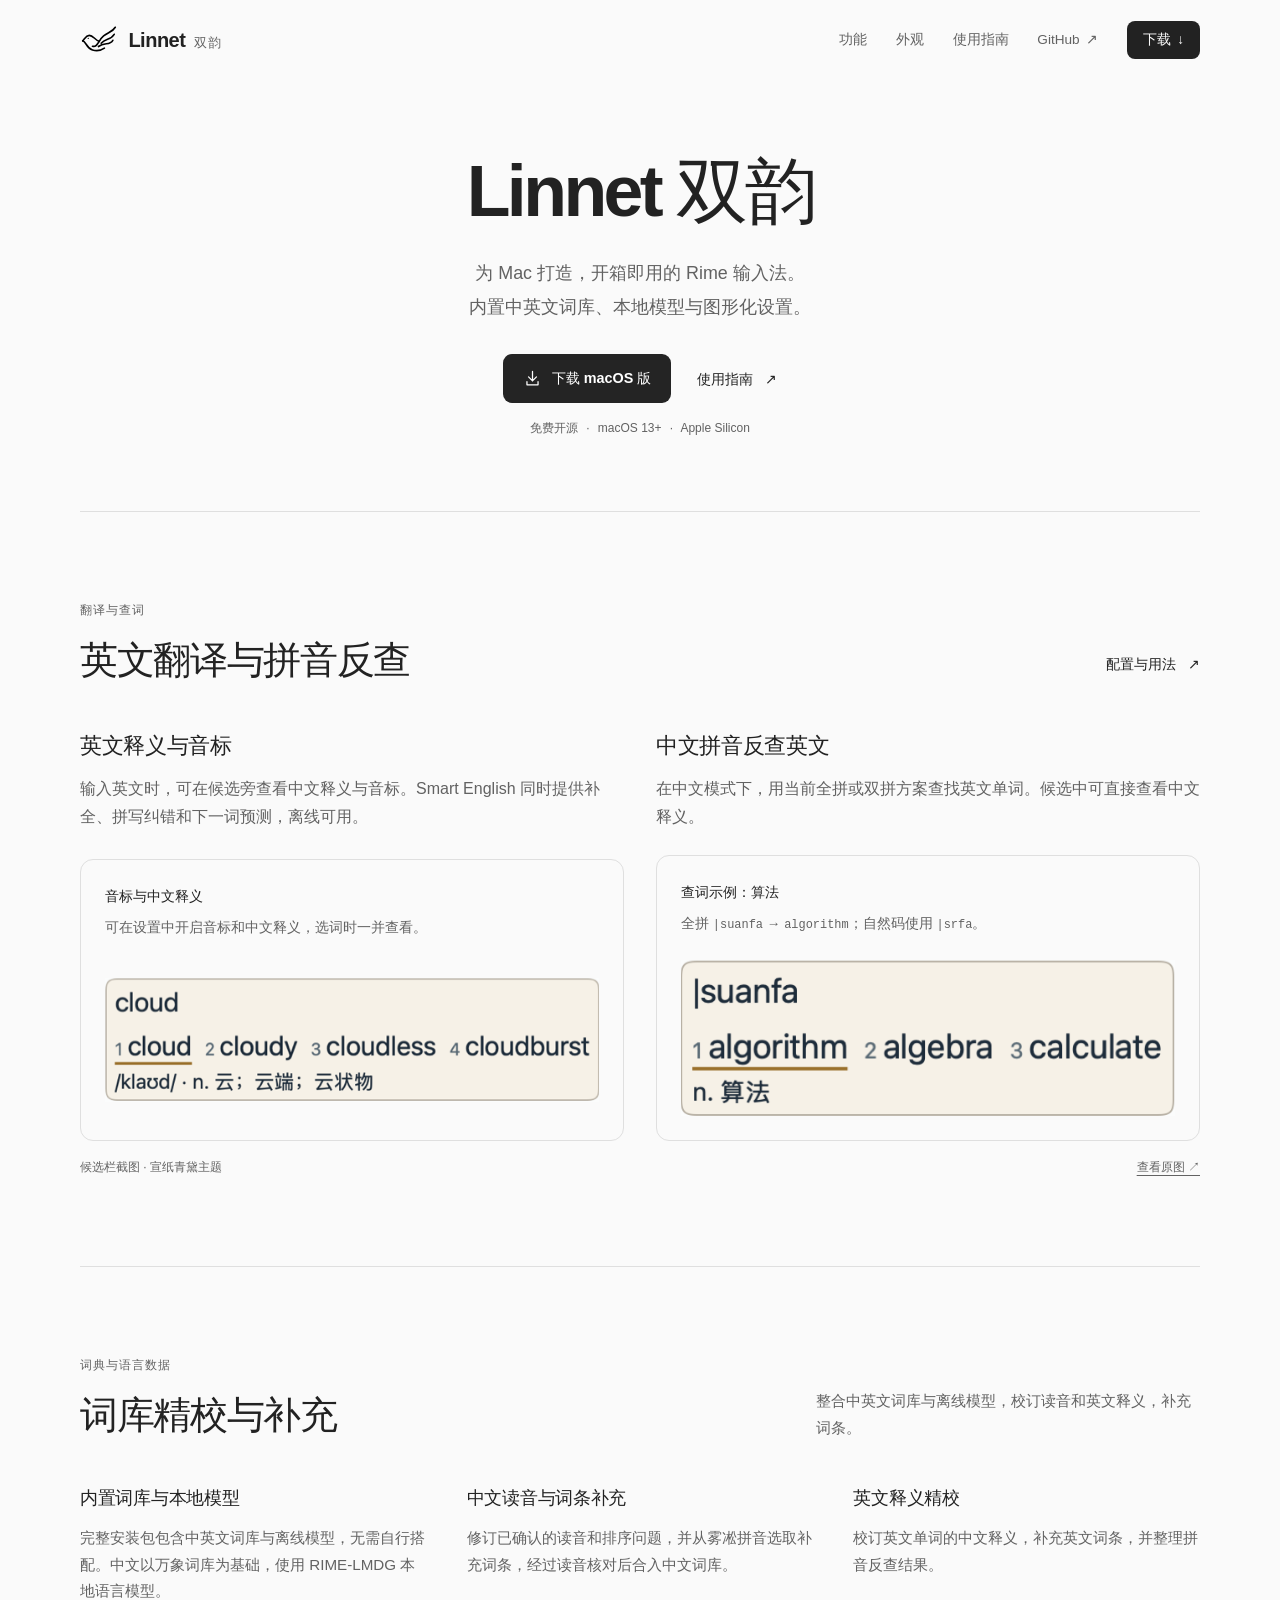
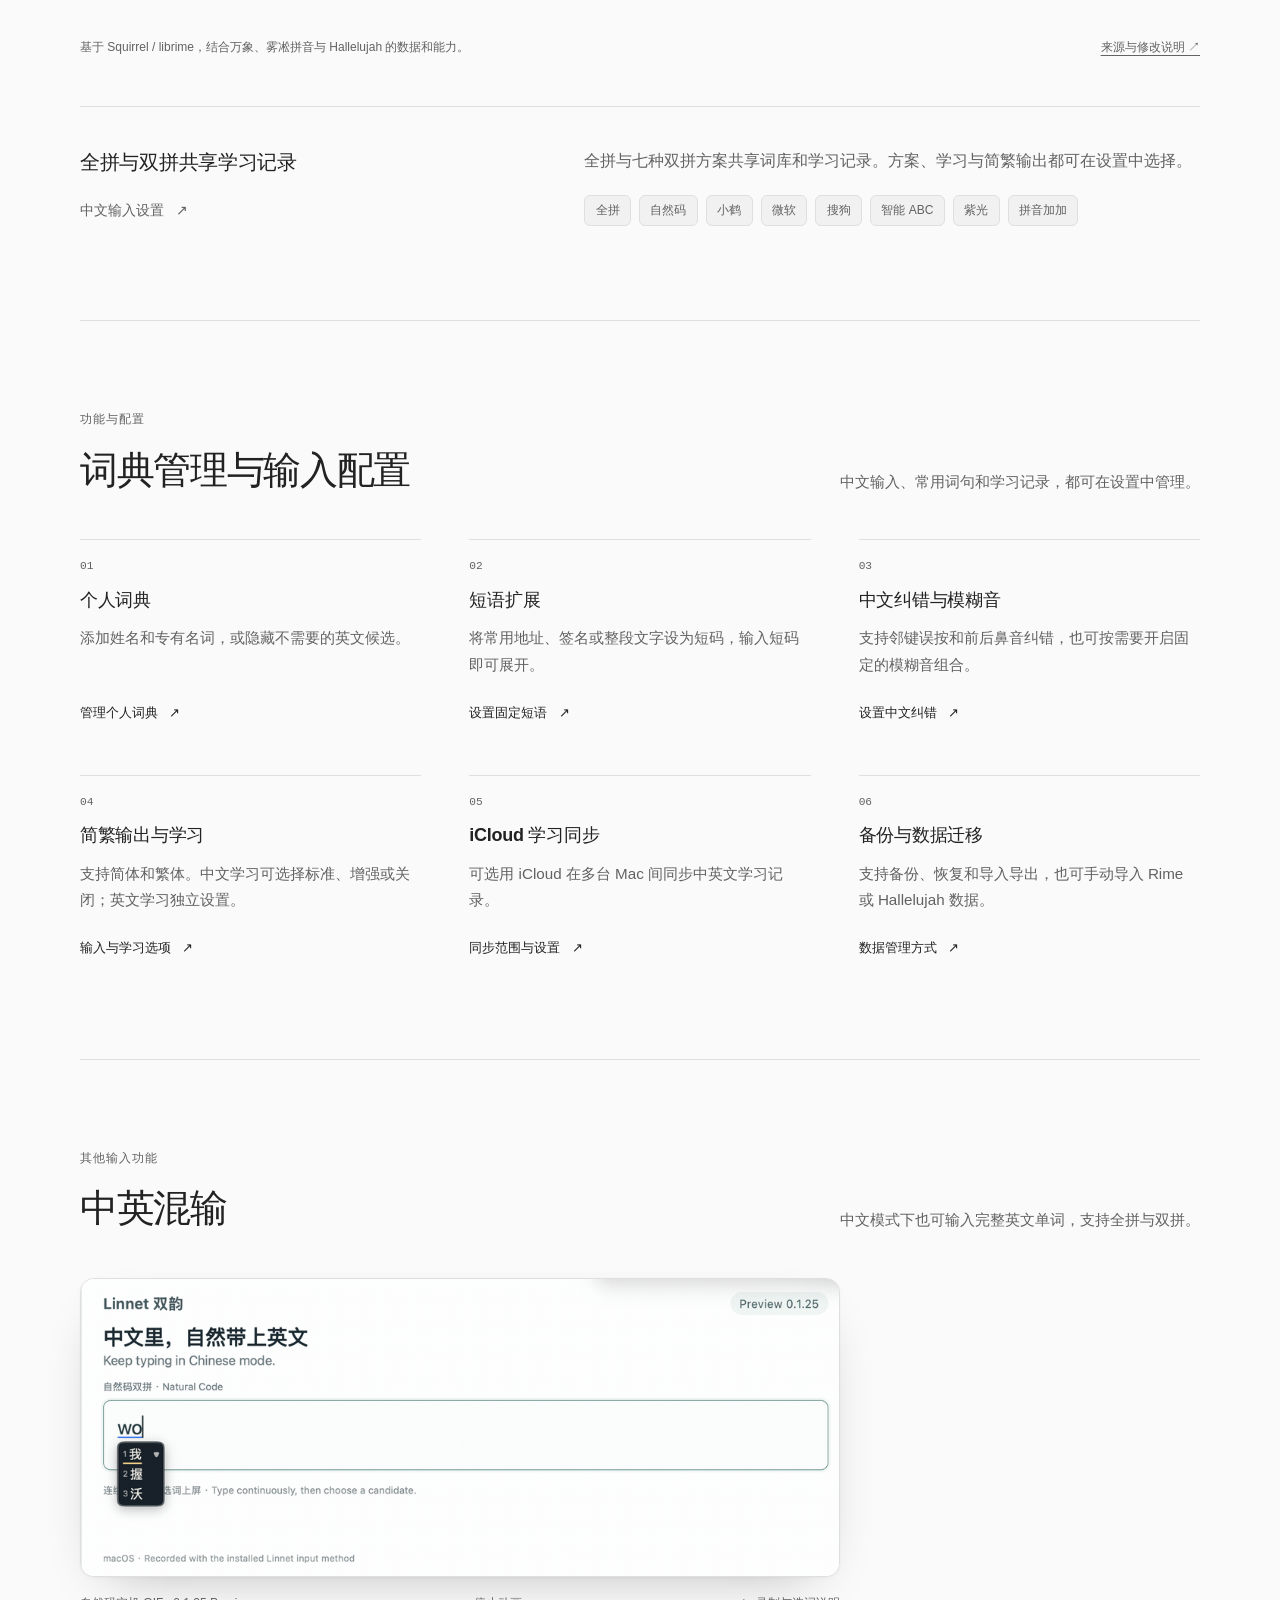
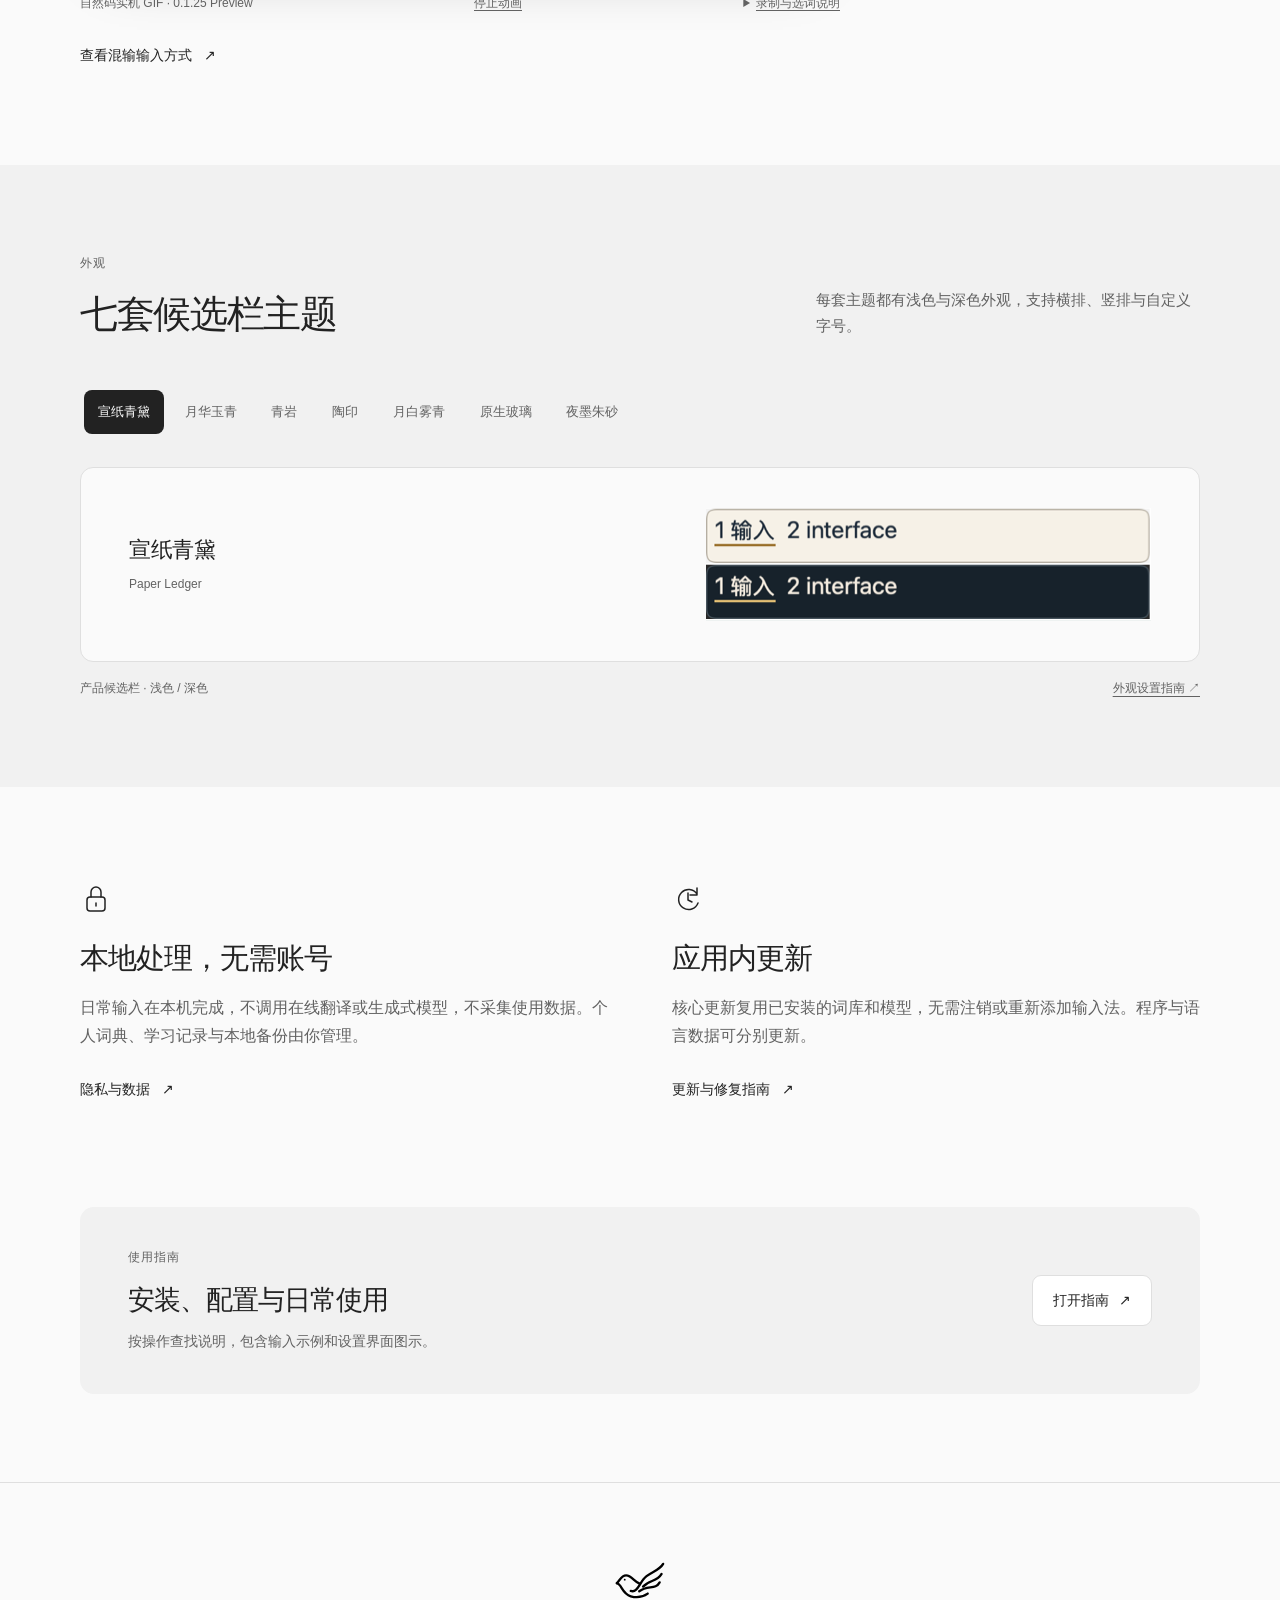
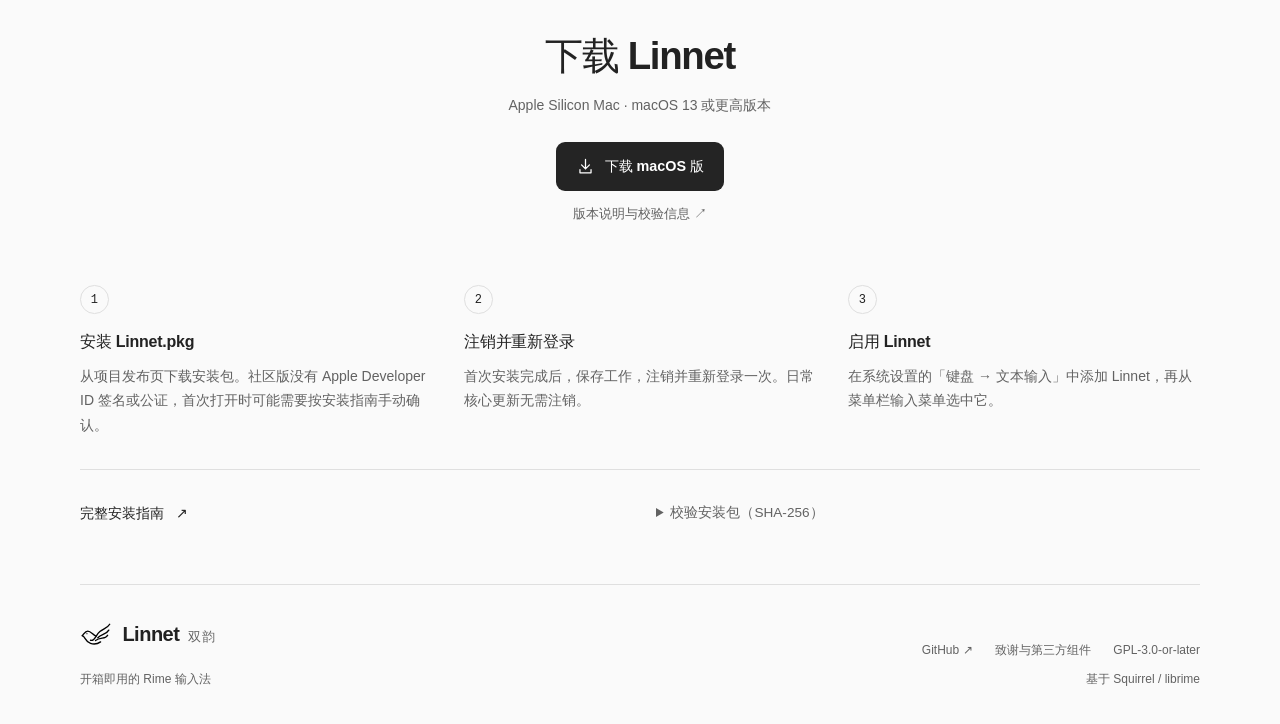
<file: index.html>
<!DOCTYPE html>
<html lang="zh-Hans">
<head>
  <meta charset="utf-8">
  <meta name="viewport" content="width=device-width, initial-scale=1">
  <meta name="color-scheme" content="light dark">
  <meta name="description" content="Linnet 双韵，为 Mac 打造、开箱即用的 Rime 输入法。内置中英文词库与本地模型，提供英文翻译、拼音反查、词典管理和图形化配置。">
  <title>Linnet 双韵 — 开箱即用的 Rime 输入法</title>
  <link rel="canonical" href="https://linnet.ares-x.com/">
  <link rel="icon" href="assets/mark.svg" type="image/svg+xml">
  <link rel="stylesheet" href="style.css?v=7227267bd0d5">
  <script src="script.js?v=f614111895a0" defer></script>
</head>
<body class="product-body">
  <a class="skip-link" href="#main">跳到主要内容</a>
  <header class="site-header">
    <div class="wrap header-inner">
      <a class="brand" href="#" aria-label="Linnet 双韵首页">
        <img src="assets/mark.svg" alt="" width="38" height="34">
        <span>Linnet <span class="brand-cn">双韵</span></span>
      </a>
      <nav aria-label="主导航">
        <a class="nav-features" href="#use">功能</a>
        <a class="nav-appearance" href="#appearance">外观</a>
        <a href="guide.html">使用指南</a>
        <a href="https://github.com/Ares-X/Linnet" class="nav-github">GitHub <span aria-hidden="true">↗</span></a>
        <a class="nav-download" href="#install">下载 <span aria-hidden="true">↓</span></a>
      </nav>
    </div>
  </header>

  <main id="main">
    <section class="hero wrap" aria-labelledby="hero-title">
      <div class="hero-copy">
        <h1 id="hero-title">Linnet 双韵</h1>
        <p class="hero-description">为 Mac 打造，开箱即用的 Rime 输入法。<br>内置中英文词库、本地模型与图形化设置。</p>
        <div class="hero-actions">
          <a class="button primary" href="https://github.com/Ares-X/Linnet/releases/latest/download/Linnet.pkg">
            <svg viewBox="0 0 24 24" aria-hidden="true"><path d="M12 3v12m-5-5 5 5 5-5M5 16v4h14v-4"/></svg>
            下载 macOS 版
          </a>
          <a class="text-link" href="guide.html">使用指南 <span aria-hidden="true">↗</span></a>
        </div>
        <p class="download-meta">免费开源 <span>·</span> macOS 13+ <span>·</span> Apple Silicon</p>
      </div>
    </section>

    <section id="use" class="section wrap input-section" aria-labelledby="use-title">
      <div class="section-heading">
        <div><p class="eyebrow">翻译与查词</p><h2 id="use-title">英文翻译与拼音反查</h2></div>
        <a class="text-link" href="guide.html#english">配置与用法 <span aria-hidden="true">↗</span></a>
      </div>
      <div class="input-columns">
        <article class="input-column">
          <div class="input-copy">
            <h3>英文释义与音标</h3>
            <p>输入英文时，可在候选旁查看中文释义与音标。Smart English 同时提供补全、拼写纠错和下一词预测，离线可用。</p>
          </div>
          <figure class="candidate-showcase">
            <figcaption>
              <h4>音标与中文释义</h4>
              <p>可在设置中开启音标和中文释义，选词时一并查看。</p>
            </figcaption>
            <div class="screenshot-stage"><div class="screenshot-crop english-crop"><img src="assets/bilingual.png" width="1360" height="660" alt="英文候选栏：cloud、cloudy、cloudless 和 cloudburst，下方显示 cloud 的音标与中文释义" loading="lazy"></div></div>
          </figure>
        </article>
        <article class="input-column">
          <div class="input-copy">
            <h3>中文拼音反查英文</h3>
            <p>在中文模式下，用当前全拼或双拼方案查找英文单词。候选中可直接查看中文释义。</p>
          </div>
          <figure class="candidate-showcase">
            <figcaption>
              <h4>查词示例：算法</h4>
              <p>全拼 <code>|suanfa</code> → <code>algorithm</code>；自然码使用 <code>|srfa</code>。</p>
            </figcaption>
            <div class="screenshot-stage"><div class="screenshot-crop reverse-crop"><img src="assets/bilingual.png" width="1360" height="660" alt="全拼查词结果：输入 |suanfa 后，选中 algorithm，中文释义为算法" loading="lazy"></div></div>
          </figure>
        </article>
      </div>
      <p class="gallery-source">候选栏截图 · 宣纸青黛主题 <a href="assets/bilingual.png">查看原图 <span aria-hidden="true">↗</span></a></p>
    </section>

    <section class="section wrap lexicon-section" aria-labelledby="lexicon-title">
      <div class="section-heading"><div><p class="eyebrow">词典与语言数据</p><h2 id="lexicon-title">词库精校与补充</h2></div><p>整合中英文词库与离线模型，校订读音和英文释义，补充词条。</p></div>
      <div class="lexicon-grid">
        <article><h3>内置词库与本地模型</h3><p>完整安装包包含中英文词库与离线模型，无需自行搭配。中文以万象词库为基础，使用 RIME-LMDG 本地语言模型。</p></article>
        <article><h3>中文读音与词条补充</h3><p>修订已确认的读音和排序问题，并从雾凇拼音选取补充词条，经过读音核对后合入中文词库。</p></article>
        <article><h3>英文释义精校</h3><p>校订英文单词的中文释义，补充英文词条，并整理拼音反查结果。</p></article>
      </div>
      <p class="gallery-source">基于 Squirrel / librime，结合万象、雾凇拼音与 Hallelujah 的数据和能力。<a href="https://github.com/Ares-X/Linnet/blob/main/THIRD_PARTY_NOTICES.md">来源与修改说明 <span aria-hidden="true">↗</span></a></p>
      <article class="learning-note">
        <div><h3>全拼与双拼共享学习记录</h3><a class="text-link" href="guide.html#chinese">中文输入设置 <span aria-hidden="true">↗</span></a></div>
        <div><p>全拼与七种双拼方案共享词库和学习记录。方案、学习与简繁输出都可在设置中选择。</p><ul class="scheme-list" aria-label="支持的拼音方案"><li>全拼</li><li>自然码</li><li>小鹤</li><li>微软</li><li>搜狗</li><li>智能 ABC</li><li>紫光</li><li>拼音加加</li></ul></div>
      </article>
    </section>

    <section class="section wrap extended-features" aria-labelledby="extended-title">
      <div class="section-heading"><div><p class="eyebrow">功能与配置</p><h2 id="extended-title">词典管理与输入配置</h2></div><p>中文输入、常用词句和学习记录，都可在设置中管理。</p></div>
      <div class="feature-grid">
        <article><span class="feature-index" aria-hidden="true">01</span><h3>个人词典</h3><p>添加姓名和专有名词，或隐藏不需要的英文候选。</p><a href="guide.html#dictionary">管理个人词典 <span aria-hidden="true">↗</span></a></article>
        <article><span class="feature-index" aria-hidden="true">02</span><h3>短语扩展</h3><p>将常用地址、签名或整段文字设为短码，输入短码即可展开。</p><a href="guide.html#expander">设置固定短语 <span aria-hidden="true">↗</span></a></article>
        <article><span class="feature-index" aria-hidden="true">03</span><h3>中文纠错与模糊音</h3><p>支持邻键误按和前后鼻音纠错，也可按需要开启固定的模糊音组合。</p><a href="guide.html#chinese">设置中文纠错 <span aria-hidden="true">↗</span></a></article>
        <article><span class="feature-index" aria-hidden="true">04</span><h3>简繁输出与学习</h3><p>支持简体和繁体。中文学习可选择标准、增强或关闭；英文学习独立设置。</p><a href="guide.html#chinese">输入与学习选项 <span aria-hidden="true">↗</span></a></article>
        <article><span class="feature-index" aria-hidden="true">05</span><h3>iCloud 学习同步</h3><p>可选用 iCloud 在多台 Mac 间同步中英文学习记录。</p><a href="guide.html#data">同步范围与设置 <span aria-hidden="true">↗</span></a></article>
        <article><span class="feature-index" aria-hidden="true">06</span><h3>备份与数据迁移</h3><p>支持备份、恢复和导入导出，也可手动导入 Rime 或 Hallelujah 数据。</p><a href="guide.html#data">数据管理方式 <span aria-hidden="true">↗</span></a></article>
      </div>
    </section>

    <section id="mixed-input" class="section wrap mixed-section" aria-labelledby="mixed-title">
      <div class="section-heading"><div><p class="eyebrow">其他输入功能</p><h2 id="mixed-title">中英混输</h2></div><p>中文模式下也可输入完整英文单词，支持全拼与双拼。</p></div>
      <figure class="input-recording" data-recording>
        <picture>
          <source media="(prefers-reduced-motion: reduce)" srcset="assets/mixed-align-poster.png">
          <img src="assets/mixed-align.gif" width="1000" height="392" loading="lazy" data-animation="assets/mixed-align.gif" data-still="assets/mixed-align-poster.png" alt="自然码实机动画：连续输入后，候选显示我们需要align一下这个gap的solution">
        </picture>
        <figcaption>
          <p>自然码实机 GIF · 0.1.25 Preview</p>
          <button type="button" class="gif-toggle" hidden>停止动画</button>
          <details class="recording-details"><summary>录制与选词说明</summary><p>保留项目原始 GIF：macOS 虚拟机 Safari 中自动按键录制，原速播放。字母组合存在拼音与英文歧义时，需从候选中选择。</p></details>
        </figcaption>
      </figure>
      <a class="text-link" href="guide.html#chinese">查看混输输入方式 <span aria-hidden="true">↗</span></a>
    </section>

    <section id="appearance" class="appearance-section section" aria-labelledby="appearance-title">
      <div class="wrap">
        <div class="section-heading">
          <div><p class="eyebrow">外观</p><h2 id="appearance-title">七套候选栏主题</h2></div>
          <p>每套主题都有浅色与深色外观，支持横排、竖排与自定义字号。</p>
        </div>
        <div class="theme-controls" role="tablist" aria-label="候选栏主题" hidden></div>
        <div class="theme-gallery" data-theme-gallery>
          <figure class="theme-card">
            <figcaption><h3>宣纸青黛</h3><span lang="en">Paper Ledger</span></figcaption>
            <div class="theme-crop" style="--crop-left: -40.44944%; --crop-top: -214.15929%"><img src="assets/themes.png" width="1360" height="1100" alt="宣纸青黛主题，浅色和深色候选栏" loading="lazy"></div>
          </figure>
          <figure class="theme-card">
            <figcaption><h3>月华玉青</h3><span lang="en">Moon Jade</span></figcaption>
            <div class="theme-crop" style="--crop-left: -187.64045%; --crop-top: -214.15929%"><img src="assets/themes.png" width="1360" height="1100" alt="月华玉青主题，浅色和深色候选栏" loading="lazy"></div>
          </figure>
          <figure class="theme-card">
            <figcaption><h3>青岩</h3><span lang="en">Sidecar Slate</span></figcaption>
            <div class="theme-crop" style="--crop-left: -40.44944%; --crop-top: -418.58407%"><img src="assets/themes.png" width="1360" height="1100" alt="青岩主题，浅色和深色候选栏" loading="lazy"></div>
          </figure>
          <figure class="theme-card">
            <figcaption><h3>陶印</h3><span lang="en">Clay Tiles</span></figcaption>
            <div class="theme-crop" style="--crop-left: -187.64045%; --crop-top: -418.58407%"><img src="assets/themes.png" width="1360" height="1100" alt="陶印主题，浅色和深色候选栏" loading="lazy"></div>
          </figure>
          <figure class="theme-card">
            <figcaption><h3>月白雾青</h3><span lang="en">Mist Jade</span></figcaption>
            <div class="theme-crop" style="--crop-left: -40.44944%; --crop-top: -622.12389%"><img src="assets/themes.png" width="1360" height="1100" alt="月白雾青主题，浅色和深色候选栏" loading="lazy"></div>
          </figure>
          <figure class="theme-card">
            <figcaption><h3>原生玻璃</h3><span lang="en">Native Glass</span></figcaption>
            <div class="theme-crop" style="--crop-left: -187.64045%; --crop-top: -622.12389%"><img src="assets/themes.png" width="1360" height="1100" alt="原生玻璃主题，浅色和深色候选栏" loading="lazy"></div>
          </figure>
          <figure class="theme-card">
            <figcaption><h3>夜墨朱砂</h3><span lang="en">Ink Cinnabar</span></figcaption>
            <div class="theme-crop" style="--crop-left: -40.44944%; --crop-top: -825.66372%"><img src="assets/themes.png" width="1360" height="1100" alt="夜墨朱砂主题，浅色和深色候选栏" loading="lazy"></div>
          </figure>
        </div>
        <p class="gallery-source">产品候选栏 · 浅色 / 深色 <a href="guide.html#appearance">外观设置指南 <span aria-hidden="true">↗</span></a></p>
      </div>
    </section>

    <section class="section wrap everyday" aria-label="隐私与更新">
      <article class="privacy-card"><svg class="line-icon" viewBox="0 0 32 32" aria-hidden="true"><rect x="7" y="14" width="18" height="14" rx="3"/><path d="M11 14V9a5 5 0 0 1 10 0v5m-5 6v3"/></svg><h2>本地处理，无需账号</h2><p>日常输入在本机完成，不调用在线翻译或生成式模型，不采集使用数据。个人词典、学习记录与本地备份由你管理。</p><a class="text-link" href="guide.html#data">隐私与数据 <span aria-hidden="true">↗</span></a></article>
      <article class="update-card"><svg class="line-icon" viewBox="0 0 32 32" aria-hidden="true"><path d="M25 11a10 10 0 1 0 1 9M25 5v7h-7M16 10v7l4 2"/></svg><h2>应用内更新</h2><p>核心更新复用已安装的词库和模型，无需注销或重新添加输入法。程序与语言数据可分别更新。</p><a class="text-link" href="guide.html#updates">更新与修复指南 <span aria-hidden="true">↗</span></a></article>
    </section>

    <section class="wrap guide-callout" aria-labelledby="guide-callout-title"><div><p class="eyebrow">使用指南</p><h2 id="guide-callout-title">安装、配置与日常使用</h2><p>按操作查找说明，包含输入示例和设置界面图示。</p></div><a class="button secondary" href="guide.html">打开指南 <span aria-hidden="true">↗</span></a></section>

    <section id="install" class="install-section" aria-labelledby="install-title">
      <div class="wrap">
        <div class="install-heading">
          <img src="assets/mark.svg" alt="" width="70" height="60">
          <h2 id="install-title">下载 Linnet</h2>
          <p>Apple Silicon Mac · macOS 13 或更高版本</p>
          <a class="button primary" href="https://github.com/Ares-X/Linnet/releases/latest/download/Linnet.pkg">
            <svg viewBox="0 0 24 24" aria-hidden="true"><path d="M12 3v12m-5-5 5 5 5-5M5 16v4h14v-4"/></svg>
            下载 macOS 版
          </a>
          <a class="release-link" href="https://github.com/Ares-X/Linnet/releases/latest">版本说明与校验信息 <span aria-hidden="true">↗</span></a>
        </div>
        <ol class="install-steps">
          <li>
            <span class="step-number">1</span><h3>安装 Linnet.pkg</h3>
            <p>从项目发布页下载安装包。社区版没有 Apple Developer ID 签名或公证，首次打开时可能需要按安装指南手动确认。</p>
          </li>
          <li>
            <span class="step-number">2</span><h3>注销并重新登录</h3>
            <p>首次安装完成后，保存工作，注销并重新登录一次。日常核心更新无需注销。</p>
          </li>
          <li>
            <span class="step-number">3</span><h3>启用 Linnet</h3>
            <p>在系统设置的「键盘 → 文本输入」中添加 Linnet，再从菜单栏输入菜单选中它。</p>
          </li>
        </ol>
        <div class="install-help">
          <a class="text-link" href="guide.html#install">完整安装指南 <span aria-hidden="true">↗</span></a>
          <details class="verify-details">
            <summary>校验安装包（SHA-256）</summary>
            <p>在终端中进入安装包所在目录，运行以下命令。将结果与同一版本发布页提供的 SHA-256 校验值比较，确认文件一致。</p>
            <div class="command-row"><code id="verify-command">shasum -a 256 Linnet.pkg</code><button type="button" data-copy="verify-command">复制命令</button></div>
            <p id="copy-status" class="copy-status" role="status" aria-live="polite"></p>
          </details>
        </div>
      </div>
    </section>
  </main>

  <footer class="wrap site-footer">
    <div>
      <a class="brand" href="#"><img src="assets/mark.svg" alt="" width="32" height="28"><span>Linnet <span class="brand-cn">双韵</span></span></a>
      <p>开箱即用的 Rime 输入法</p>
    </div>
    <div class="footer-links">
      <a href="https://github.com/Ares-X/Linnet">GitHub <span aria-hidden="true">↗</span></a>
      <a href="https://github.com/Ares-X/Linnet/blob/main/THIRD_PARTY_NOTICES.md">致谢与第三方组件</a>
      <a href="https://github.com/Ares-X/Linnet/blob/main/LICENSE.txt">GPL-3.0-or-later</a>
      <span>基于 Squirrel / librime</span>
    </div>
  </footer>
</body>
</html>
</file>
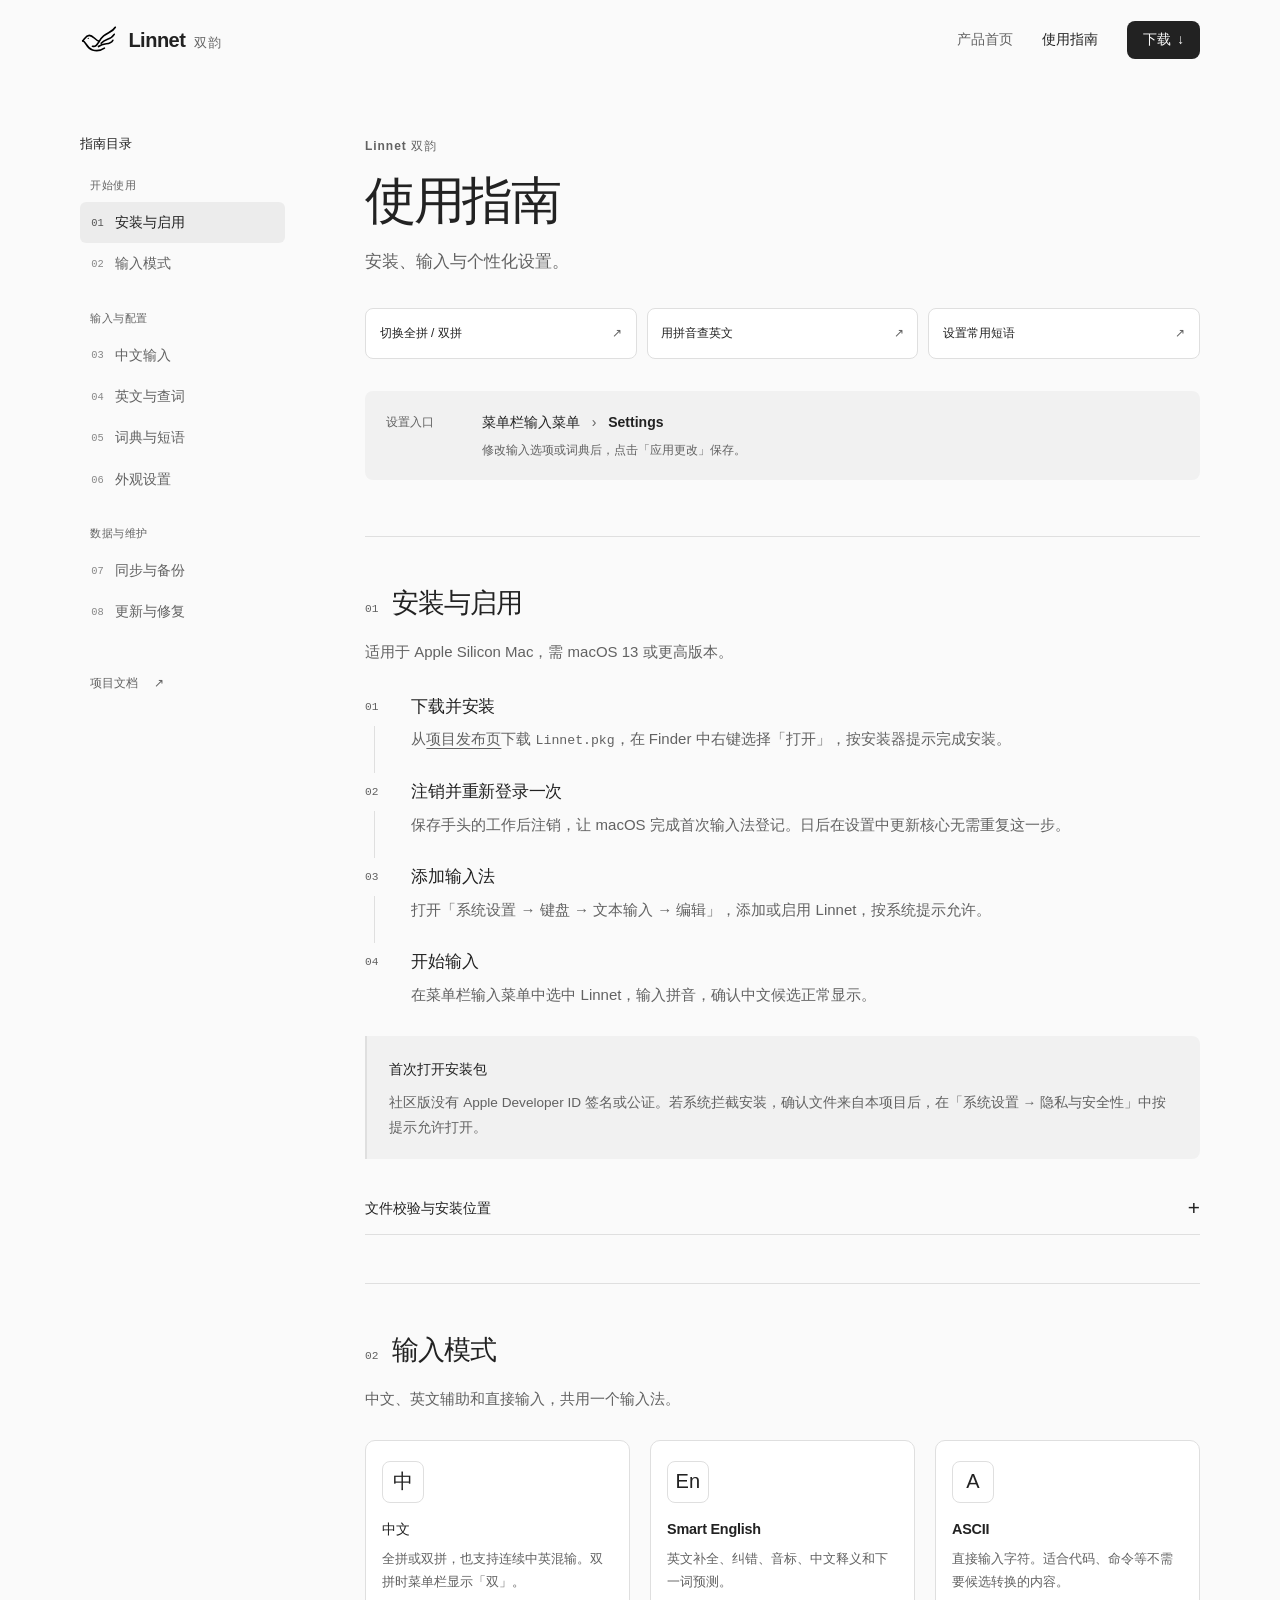
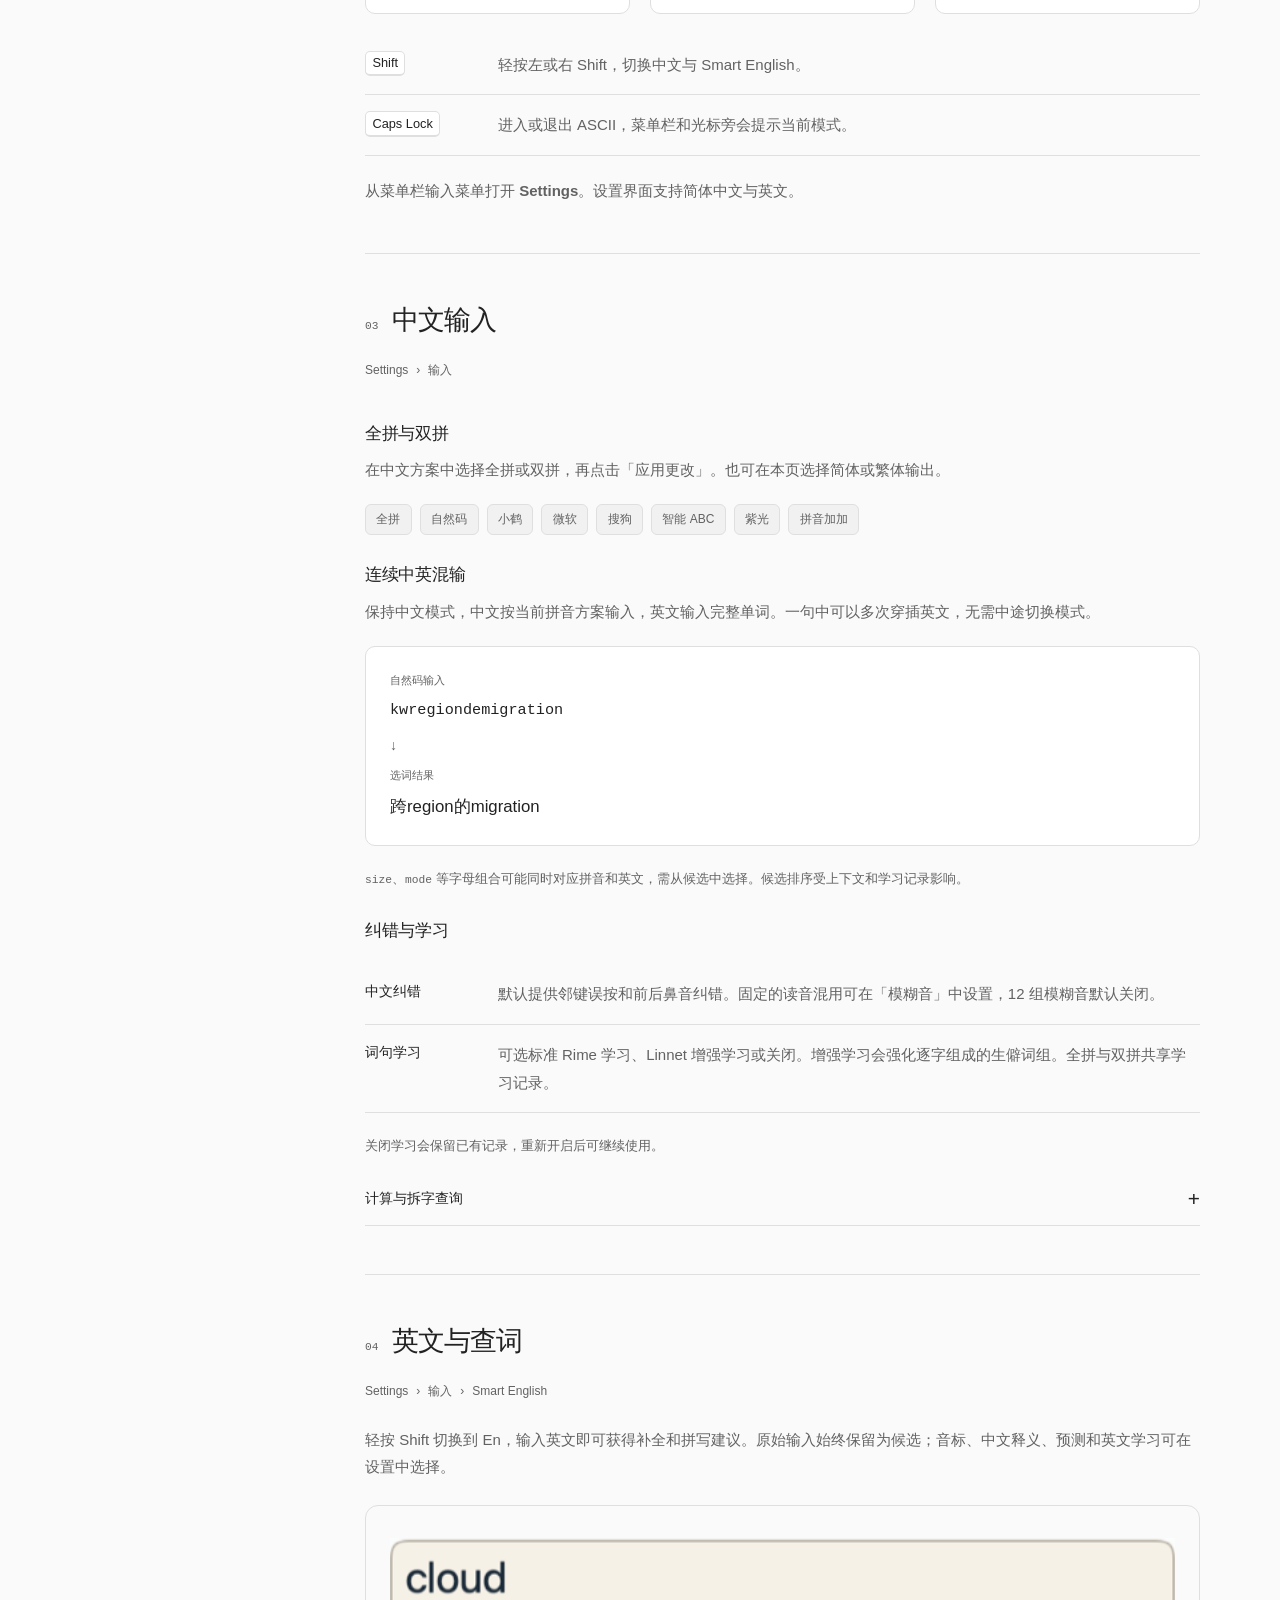
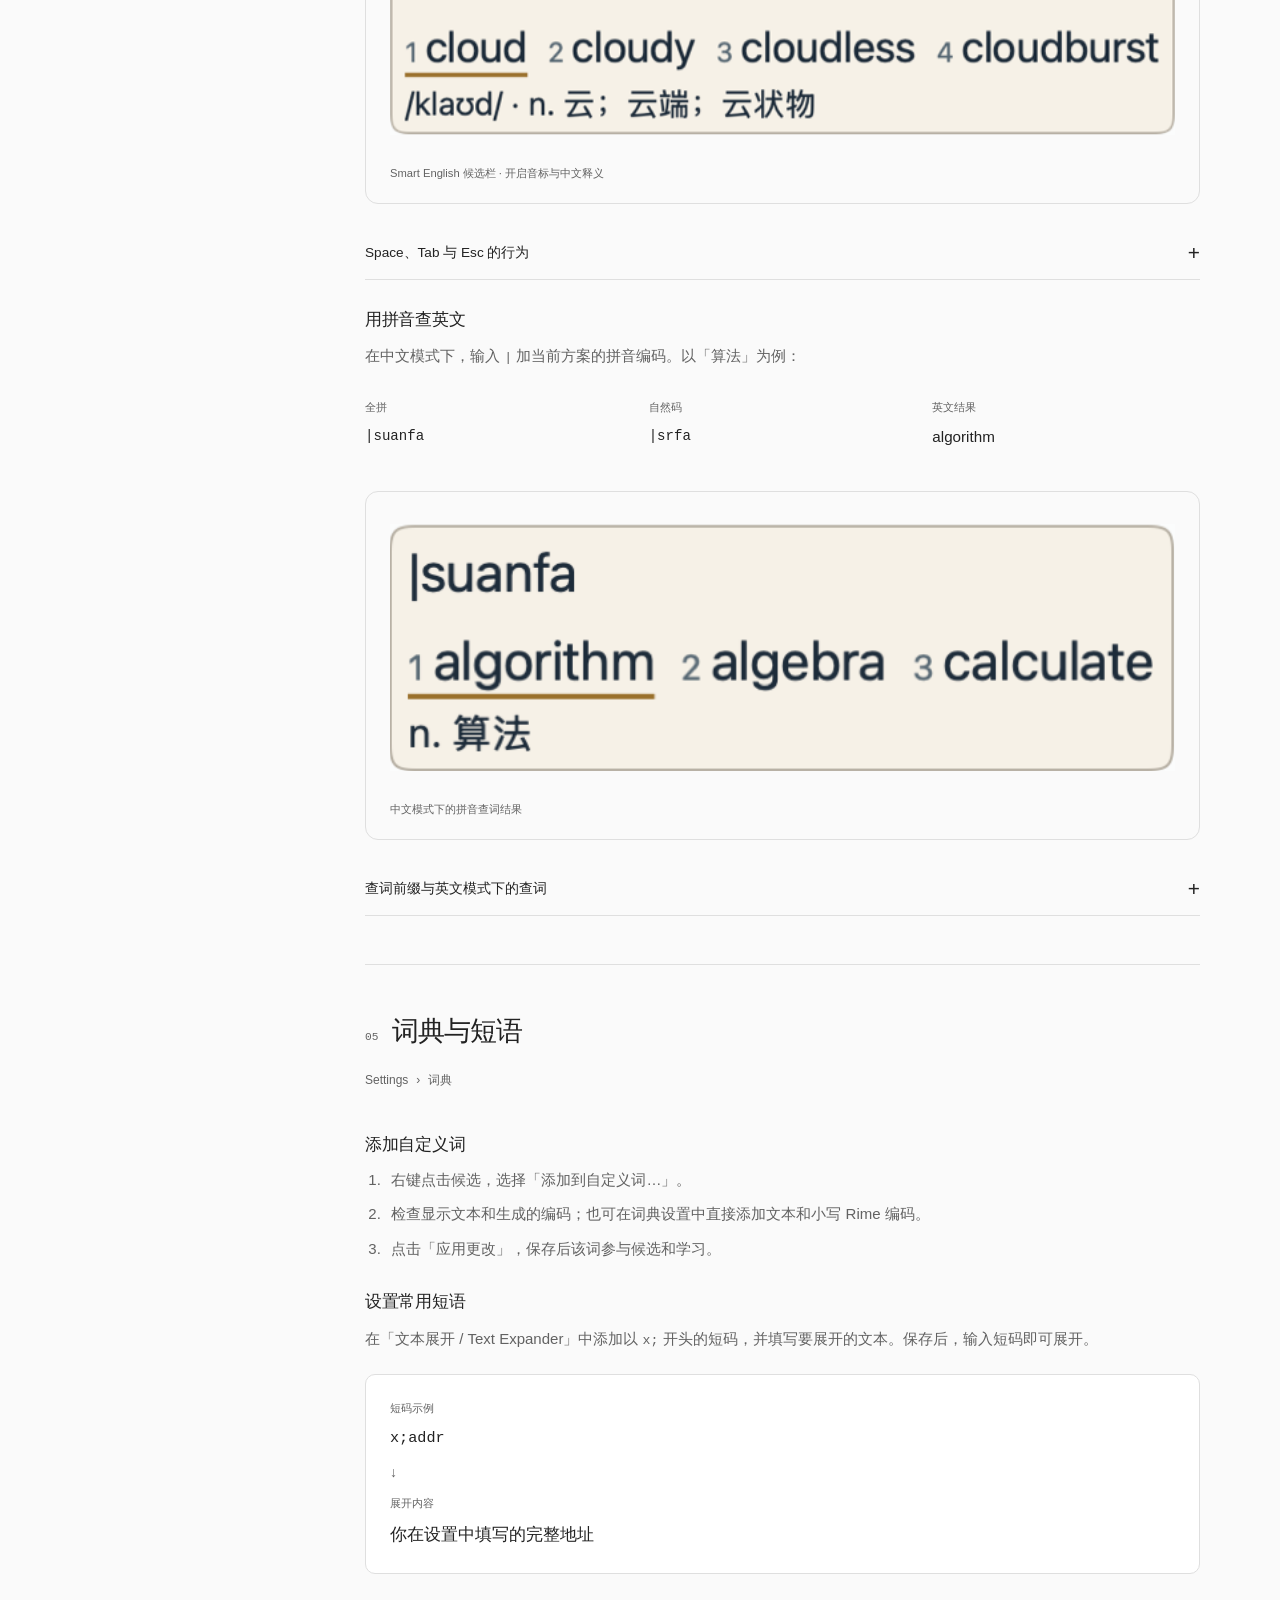
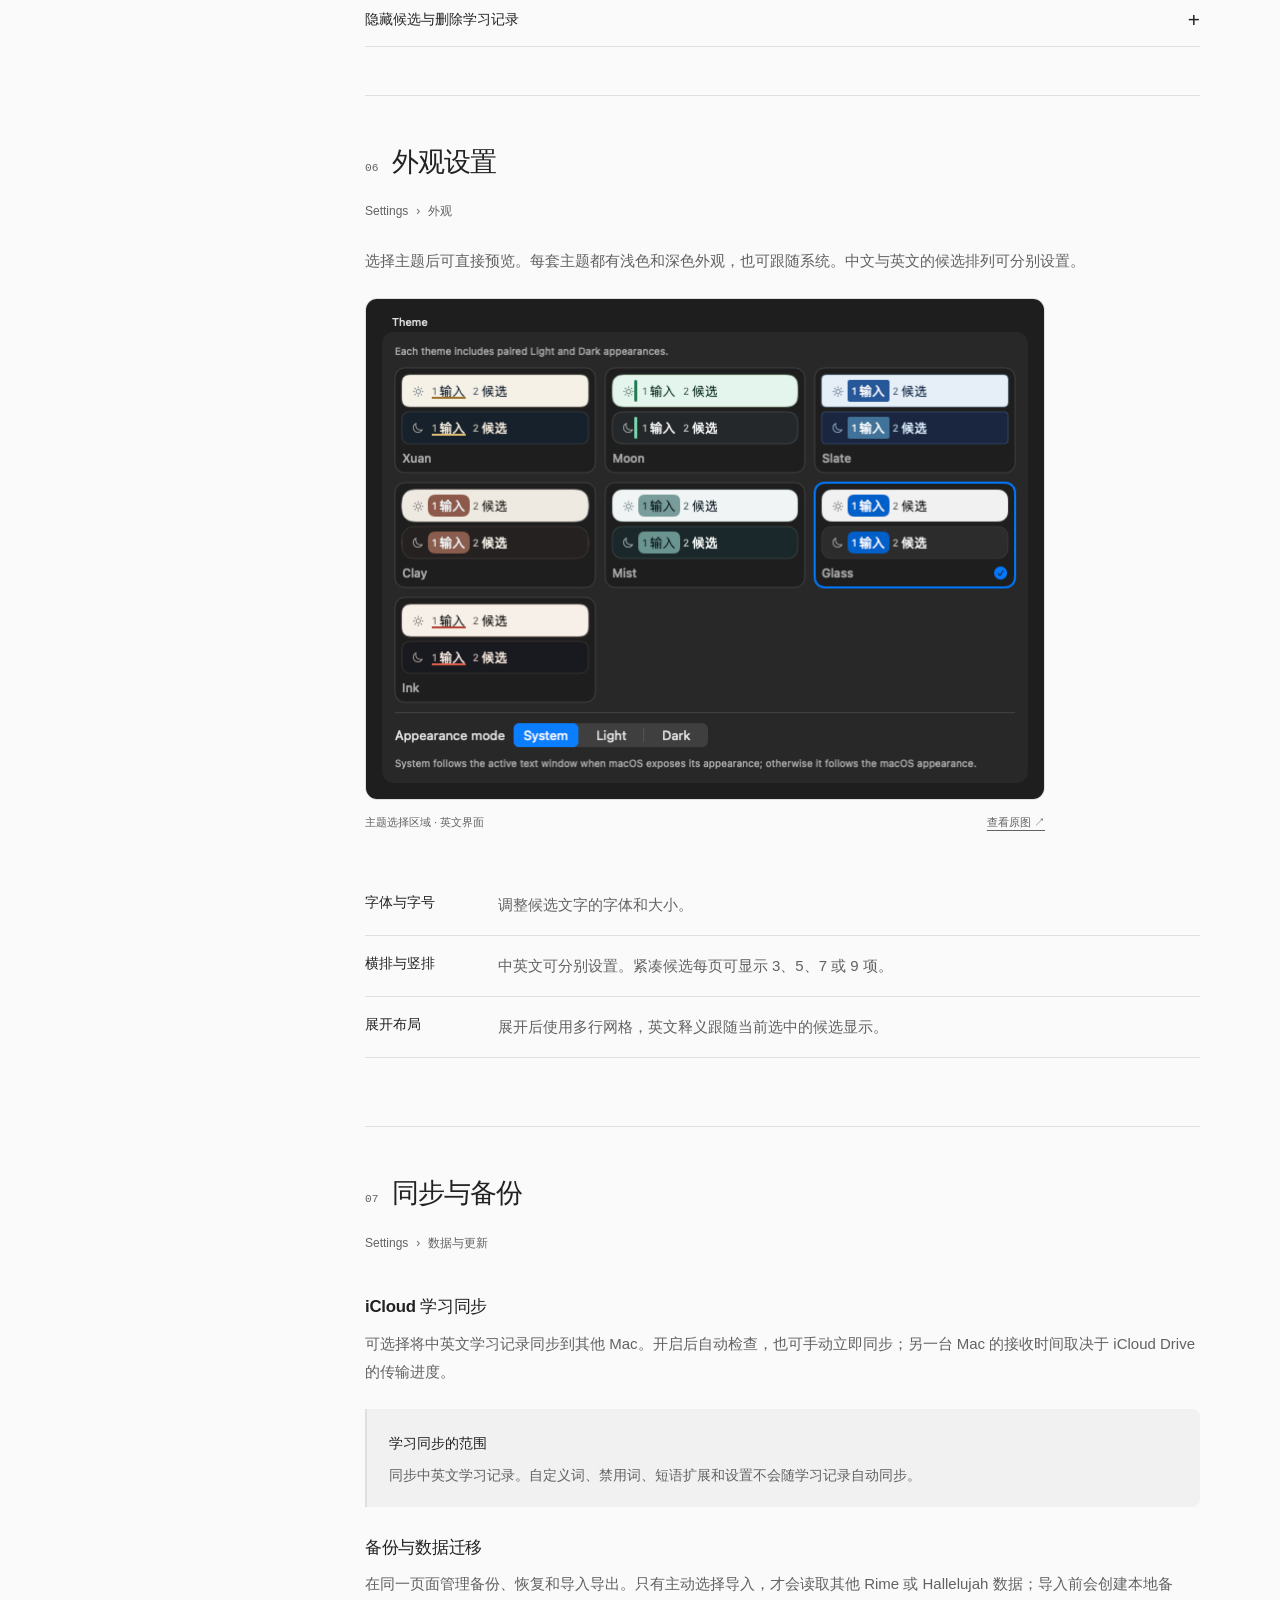
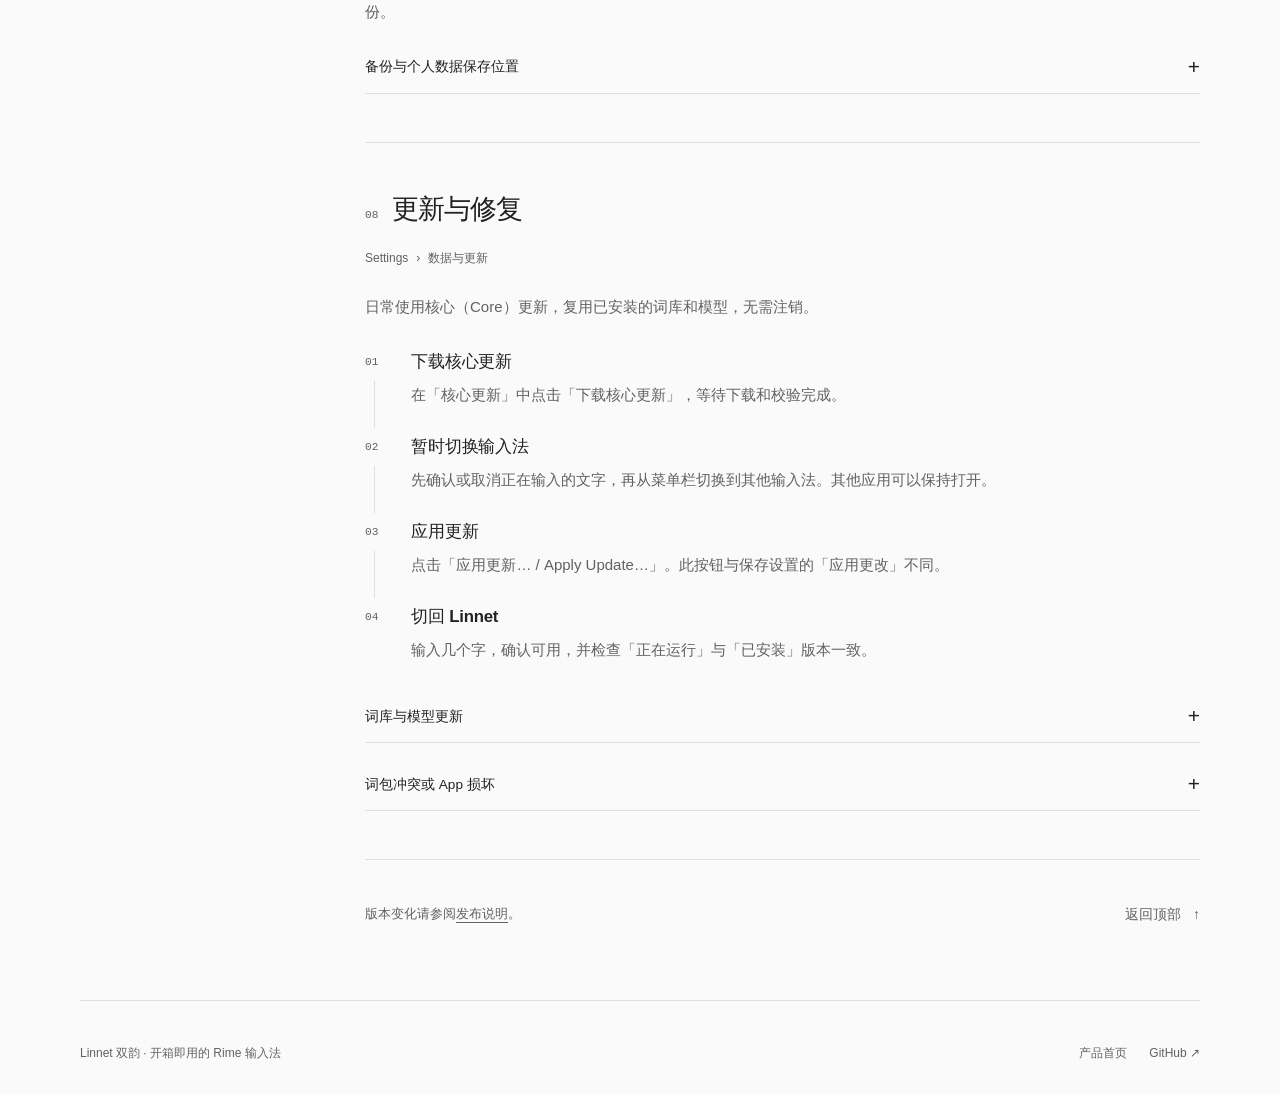
<file: guide.html>
<!DOCTYPE html>
<html lang="zh-Hans">
<head>
  <meta charset="utf-8">
  <meta name="viewport" content="width=device-width, initial-scale=1">
  <meta name="color-scheme" content="light dark">
  <meta name="description" content="Linnet 双韵使用指南：Rime 安装启用、英文翻译与拼音反查、词典管理、输入设置、学习同步和更新。">
  <title>使用指南 — Linnet 双韵</title>
  <link rel="canonical" href="https://linnet.ares-x.com/guide.html">
  <link rel="icon" href="assets/mark.svg" type="image/svg+xml">
  <link rel="stylesheet" href="style.css?v=7227267bd0d5">
  <script src="script.js?v=f614111895a0" defer></script>
</head>
<body class="guide-body">
  <a class="skip-link" href="#main">跳到主要内容</a>
  <header class="site-header">
    <div class="wrap header-inner">
      <a class="brand" href="index.html" aria-label="Linnet 双韵首页"><img src="assets/mark.svg" alt="" width="38" height="34"><span>Linnet <span class="brand-cn">双韵</span></span></a>
      <nav aria-label="主导航"><a href="index.html">产品首页</a><a href="guide.html" aria-current="page">使用指南</a><a class="nav-download" href="index.html#install">下载 <span aria-hidden="true">↓</span></a></nav>
    </div>
  </header>
  <div class="wrap guide-layout">
    <aside class="guide-sidebar">
      <details class="guide-navigation" open>
        <summary>指南目录 <span class="nav-current-label" aria-hidden="true">安装与启用</span><span class="disclosure-icon" aria-hidden="true">+</span></summary>
        <nav class="guide-toc" aria-label="指南章节">
          <p class="nav-group">开始使用</p>
          <a href="#install"><span>01</span>安装与启用</a>
          <a href="#modes"><span>02</span>输入模式</a>
          <p class="nav-group">输入与配置</p>
          <a href="#chinese"><span>03</span>中文输入</a>
          <a href="#english"><span>04</span>英文与查词</a>
          <a href="#dictionary"><span>05</span>词典与短语</a>
          <a href="#appearance"><span>06</span>外观设置</a>
          <p class="nav-group">数据与维护</p>
          <a href="#data"><span>07</span>同步与备份</a>
          <a href="#updates"><span>08</span>更新与修复</a>
        </nav>
      </details>
      <a class="sidebar-source" href="https://github.com/Ares-X/Linnet/blob/main/README.md">项目文档 <span aria-hidden="true">↗</span></a>
    </aside>
    <main id="main" class="guide-content">
      <div class="guide-intro">
        <p class="eyebrow">Linnet 双韵</p>
        <h1>使用指南</h1>
        <p class="guide-lead">安装、输入与个性化设置。</p>
        <div class="quick-links" aria-label="常用操作">
          <a href="#chinese"><span>切换全拼 / 双拼</span><span aria-hidden="true">↗</span></a>
          <a href="#lookup"><span>用拼音查英文</span><span aria-hidden="true">↗</span></a>
          <a href="#expander"><span>设置常用短语</span><span aria-hidden="true">↗</span></a>
        </div>
        <div class="settings-entry"><span class="entry-label">设置入口</span><p>菜单栏输入菜单 <span aria-hidden="true">›</span> <strong>Settings</strong></p><small>修改输入选项或词典后，点击「应用更改」保存。</small></div>
      </div>

      <section id="install" class="guide-section" aria-labelledby="install-title">
        <div class="chapter-heading"><span aria-hidden="true">01</span><h2 id="install-title">安装与启用</h2></div>
        <p class="section-lead">适用于 Apple Silicon Mac，需 macOS 13 或更高版本。</p>
        <ol class="steps">
          <li><h3>下载并安装</h3><p>从<a href="https://github.com/Ares-X/Linnet/releases/latest">项目发布页</a>下载 <code>Linnet.pkg</code>，在 Finder 中右键选择「打开」，按安装器提示完成安装。</p></li>
          <li><h3>注销并重新登录一次</h3><p>保存手头的工作后注销，让 macOS 完成首次输入法登记。日后在设置中更新核心无需重复这一步。</p></li>
          <li><h3>添加输入法</h3><p>打开「系统设置 → 键盘 → 文本输入 → 编辑」，添加或启用 Linnet，按系统提示允许。</p></li>
          <li><h3>开始输入</h3><p>在菜单栏输入菜单中选中 Linnet，输入拼音，确认中文候选正常显示。</p></li>
        </ol>
        <div class="note"><strong>首次打开安装包</strong><p>社区版没有 Apple Developer ID 签名或公证。若系统拦截安装，确认文件来自本项目后，在「系统设置 → 隐私与安全性」中按提示允许打开。</p></div>
        <details class="guide-details"><summary>文件校验与安装位置<span class="disclosure-icon" aria-hidden="true">+</span></summary><div>
          <p>在终端中进入安装包所在目录，运行以下命令，与同一版本发布页上的 SHA-256 核对。校验值不符或提示文件损坏时，请停止安装并核对来源。</p>
          <div class="command-row"><code id="guide-verify-command">shasum -a 256 Linnet.pkg</code><button type="button" data-copy="guide-verify-command">复制命令</button></div><p class="copy-status" role="status" aria-live="polite"></p>
          <p>Linnet 安装到 <code>~/Library/Input Methods/Linnet.app</code>，无需管理员权限。安装后不要手动移动 App。</p>
        </div></details>
      </section>

      <section id="modes" class="guide-section" aria-labelledby="modes-title">
        <div class="chapter-heading"><span aria-hidden="true">02</span><h2 id="modes-title">输入模式</h2></div>
        <p class="section-lead">中文、英文辅助和直接输入，共用一个输入法。</p>
        <div class="mode-cards">
          <article><span class="mode-badge" aria-hidden="true">中</span><h3>中文</h3><p>全拼或双拼，也支持连续中英混输。双拼时菜单栏显示「双」。</p></article>
          <article><span class="mode-badge" aria-hidden="true">En</span><h3>Smart English</h3><p>英文补全、纠错、音标、中文释义和下一词预测。</p></article>
          <article><span class="mode-badge" aria-hidden="true">A</span><h3>ASCII</h3><p>直接输入字符。适合代码、命令等不需要候选转换的内容。</p></article>
        </div>
        <dl class="option-list"><div><dt><kbd>Shift</kbd></dt><dd>轻按左或右 Shift，切换中文与 Smart English。</dd></div><div><dt><kbd>Caps Lock</kbd></dt><dd>进入或退出 ASCII，菜单栏和光标旁会提示当前模式。</dd></div></dl>
        <p>从菜单栏输入菜单打开 <strong>Settings</strong>。设置界面支持简体中文与英文。</p>
      </section>

      <section id="chinese" class="guide-section" aria-labelledby="chinese-title">
        <div class="chapter-heading"><span aria-hidden="true">03</span><h2 id="chinese-title">中文输入</h2></div>
        <p class="settings-path">Settings <span>›</span> 输入</p>
        <h3>全拼与双拼</h3><p>在中文方案中选择全拼或双拼，再点击「应用更改」。也可在本页选择简体或繁体输出。</p>
        <ul class="scheme-list" aria-label="支持的拼音方案"><li>全拼</li><li>自然码</li><li>小鹤</li><li>微软</li><li>搜狗</li><li>智能 ABC</li><li>紫光</li><li>拼音加加</li></ul>
        <h3>连续中英混输</h3><p>保持中文模式，中文按当前拼音方案输入，英文输入完整单词。一句中可以多次穿插英文，无需中途切换模式。</p>
        <div class="input-example"><div><span>自然码输入</span><code>kwregiondemigration</code></div><span class="example-arrow" aria-hidden="true">↓</span><div><span>选词结果</span><strong>跨region的migration</strong></div></div>
        <p class="fine-print"><code>size</code>、<code>mode</code> 等字母组合可能同时对应拼音和英文，需从候选中选择。候选排序受上下文和学习记录影响。</p>
        <h3>纠错与学习</h3>
        <dl class="option-list"><div><dt>中文纠错</dt><dd>默认提供邻键误按和前后鼻音纠错。固定的读音混用可在「模糊音」中设置，12 组模糊音默认关闭。</dd></div><div><dt>词句学习</dt><dd>可选标准 Rime 学习、Linnet 增强学习或关闭。增强学习会强化逐字组成的生僻词组。全拼与双拼共享学习记录。</dd></div></dl>
        <p class="fine-print">关闭学习会保留已有记录，重新开启后可继续使用。</p>
        <details id="tools" class="guide-details"><summary>计算与拆字查询<span class="disclosure-icon" aria-hidden="true">+</span></summary><div><p>Linnet 的中文方案接入了 Rime 生态的辅助输入工具：<code>cC</code> 加表达式用于计算，<code>uU</code> 加全拼用于部件拆字查询。字母大小写需与示例前缀一致。</p><a href="https://github.com/Ares-X/Linnet/blob/main/THIRD_PARTY_NOTICES.md">查看第三方来源</a></div></details>
      </section>

      <section id="english" class="guide-section" aria-labelledby="english-title">
        <div class="chapter-heading"><span aria-hidden="true">04</span><h2 id="english-title">英文与查词</h2></div>
        <p class="settings-path">Settings <span>›</span> 输入 <span>›</span> Smart English</p>
        <p>轻按 Shift 切换到 En，输入英文即可获得补全和拼写建议。原始输入始终保留为候选；音标、中文释义、预测和英文学习可在设置中选择。</p>
        <figure class="guide-figure candidate-showcase"><div class="screenshot-stage"><div class="screenshot-crop english-crop"><img src="assets/bilingual.png" width="1360" height="660" alt="英文候选栏显示 cloud、cloudy 等单词，下方附 cloud 的音标与中文释义" loading="lazy"></div></div><figcaption>Smart English 候选栏 · 开启音标与中文释义</figcaption></figure>
        <details class="guide-details"><summary>Space、Tab 与 Esc 的行为<span class="disclosure-icon" aria-hidden="true">+</span></summary><div><dl class="option-list"><div><dt>Space</dt><dd>可设置确认单词后是否补空格。</dd></div><div><dt>Tab</dt><dd>可选智能接受、候选导航，或交给当前应用处理。</dd></div><div><dt>Esc</dt><dd>关闭本次预测并清除英文上下文。</dd></div></dl></div></details>
        <h3 id="lookup">用拼音查英文</h3><p>在中文模式下，输入 <code>|</code> 加当前方案的拼音编码。以「算法」为例：</p>
        <div class="lookup-examples"><div><span>全拼</span><code>|suanfa</code></div><div><span>自然码</span><code>|srfa</code></div><div><span>英文结果</span><strong>algorithm</strong></div></div>
        <figure class="guide-figure candidate-showcase"><div class="screenshot-stage"><div class="screenshot-crop reverse-crop"><img src="assets/bilingual.png" width="1360" height="660" alt="全拼输入 |suanfa，候选中选中 algorithm，释义为算法" loading="lazy"></div></div><figcaption>中文模式下的拼音查词结果</figcaption></figure>
        <details class="guide-details"><summary>查词前缀与英文模式下的查词<span class="disclosure-icon" aria-hidden="true">+</span></summary><div><p>在输入设置中可将查词前缀改为 <code>;</code>；默认分号不触发查词。Smart English 模式下可直接输入当前方案的拼音编码，无需前缀，普通英文候选优先。</p></div></details>
      </section>

      <section id="dictionary" class="guide-section" aria-labelledby="dictionary-title">
        <div class="chapter-heading"><span aria-hidden="true">05</span><h2 id="dictionary-title">词典与短语</h2></div>
        <p class="settings-path">Settings <span>›</span> 词典</p>
        <h3>添加自定义词</h3><ol class="compact-steps"><li>右键点击候选，选择「添加到自定义词…」。</li><li>检查显示文本和生成的编码；也可在词典设置中直接添加文本和小写 Rime 编码。</li><li>点击「应用更改」，保存后该词参与候选和学习。</li></ol>
        <h3 id="expander">设置常用短语</h3><p>在「文本展开 / Text Expander」中添加以 <code>x;</code> 开头的短码，并填写要展开的文本。保存后，输入短码即可展开。</p>
        <div class="input-example"><div><span>短码示例</span><code>x;addr</code></div><span class="example-arrow" aria-hidden="true">↓</span><div><span>展开内容</span><strong>你在设置中填写的完整地址</strong></div></div>
        <details class="guide-details"><summary>隐藏候选与删除学习记录<span class="disclosure-icon" aria-hidden="true">+</span></summary><div><p>在「禁用英文词」中添加完整单词，可隐藏该词，匹配不区分大小写。右键「忘记此候选的学习记录」只删除学习记录，不会隐藏词库中内置的单词。</p></div></details>
      </section>

      <section id="appearance" class="guide-section" aria-labelledby="appearance-title">
        <div class="chapter-heading"><span aria-hidden="true">06</span><h2 id="appearance-title">外观设置</h2></div>
        <p class="settings-path">Settings <span>›</span> 外观</p>
        <p>选择主题后可直接预览。每套主题都有浅色和深色外观，也可跟随系统。中文与英文的候选排列可分别设置。</p>
        <figure class="guide-figure settings-figure"><a href="assets/settings-appearance.png" aria-label="查看外观设置原图"><img src="assets/settings-appearance.png" width="680" height="501" alt="外观设置的主题选择区域，包含七套主题，以及 System、Light 和 Dark 选项" loading="lazy"></a><figcaption>主题选择区域 · 英文界面 <a href="assets/settings-appearance.png">查看原图 ↗</a></figcaption></figure>
        <dl class="option-list"><div><dt>字体与字号</dt><dd>调整候选文字的字体和大小。</dd></div><div><dt>横排与竖排</dt><dd>中英文可分别设置。紧凑候选每页可显示 3、5、7 或 9 项。</dd></div><div><dt>展开布局</dt><dd>展开后使用多行网格，英文释义跟随当前选中的候选显示。</dd></div></dl>
      </section>

      <section id="data" class="guide-section" aria-labelledby="data-title">
        <div class="chapter-heading"><span aria-hidden="true">07</span><h2 id="data-title">同步与备份</h2></div>
        <p class="settings-path">Settings <span>›</span> 数据与更新</p>
        <h3>iCloud 学习同步</h3><p>可选择将中英文学习记录同步到其他 Mac。开启后自动检查，也可手动立即同步；另一台 Mac 的接收时间取决于 iCloud Drive 的传输进度。</p>
        <div class="note"><strong>学习同步的范围</strong><p>同步中英文学习记录。自定义词、禁用词、短语扩展和设置不会随学习记录自动同步。</p></div>
        <h3>备份与数据迁移</h3><p>在同一页面管理备份、恢复和导入导出。只有主动选择导入，才会读取其他 Rime 或 Hallelujah 数据；导入前会创建本地备份。</p>
        <details class="guide-details"><summary>备份与个人数据保存位置<span class="disclosure-icon" aria-hidden="true">+</span></summary><div><p>个人词典、学习记录和本地备份保存在 <code>~/Library/Application Support/Linnet/</code>。启用学习同步或手动上传恢复备份后，相应数据会进入你的 iCloud Drive；学习同步和恢复备份的内容范围不同。导出的文件也可能包含个人数据。</p></div></details>
      </section>

      <section id="updates" class="guide-section" aria-labelledby="updates-title">
        <div class="chapter-heading"><span aria-hidden="true">08</span><h2 id="updates-title">更新与修复</h2></div>
        <p class="settings-path">Settings <span>›</span> 数据与更新</p>
        <p class="section-lead">日常使用核心（Core）更新，复用已安装的词库和模型，无需注销。</p>
        <ol class="steps"><li><h3>下载核心更新</h3><p>在「核心更新」中点击「下载核心更新」，等待下载和校验完成。</p></li><li><h3>暂时切换输入法</h3><p>先确认或取消正在输入的文字，再从菜单栏切换到其他输入法。其他应用可以保持打开。</p></li><li><h3>应用更新</h3><p>点击「应用更新… / Apply Update…」。此按钮与保存设置的「应用更改」不同。</p></li><li><h3>切回 Linnet</h3><p>输入几个字，确认可用，并检查「正在运行」与「已安装」版本一致。</p></li></ol>
        <details class="guide-details"><summary>词库与模型更新<span class="disclosure-icon" aria-hidden="true">+</span></summary><div><p>在「数据与更新」选择正式版或预览版，下载对应语言数据。新数据准备好前继续使用当前数据；更新会复用未变化的词包。</p></div></details>
        <details class="guide-details"><summary>词包冲突或 App 损坏<span class="disclosure-icon" aria-hidden="true">+</span></summary><div><p>同版本词包冲突可使用「修复语言数据更新」。App 损坏时，从项目发布页获取完整 <code>Linnet.pkg</code> 进行修复，无需先卸载。健康词包和个人数据会保留。</p><a href="https://github.com/Ares-X/Linnet/blob/main/README.md#升级与卸载">完整修复与卸载说明 ↗</a></div></details>
      </section>
      <div class="guide-end"><p>版本变化请参阅<a href="https://github.com/Ares-X/Linnet/releases/latest">发布说明</a>。</p><a href="#main" class="text-link">返回顶部 <span aria-hidden="true">↑</span></a></div>
    </main>
  </div>
  <footer class="wrap site-footer"><p>Linnet 双韵 · 开箱即用的 Rime 输入法</p><div class="footer-links"><a href="index.html">产品首页</a><a href="https://github.com/Ares-X/Linnet">GitHub ↗</a></div></footer>
</body>
</html>
</file>
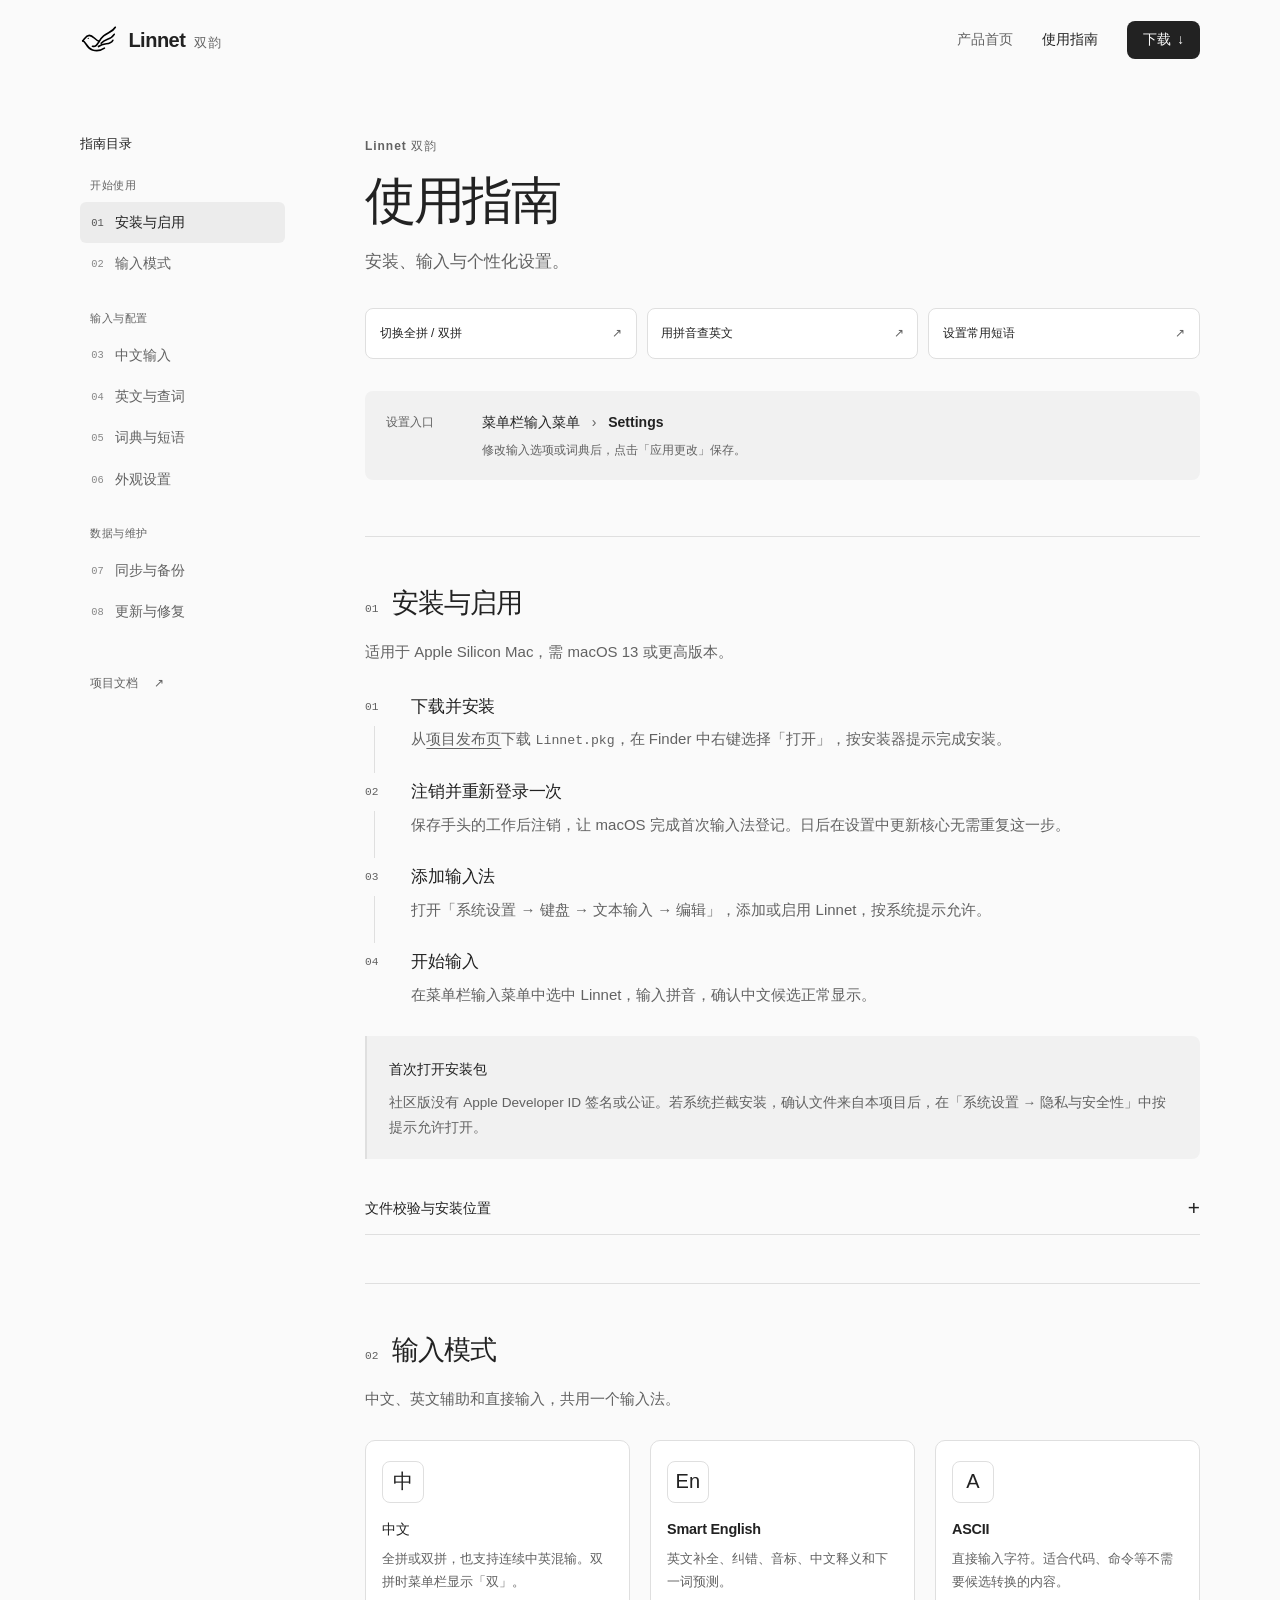
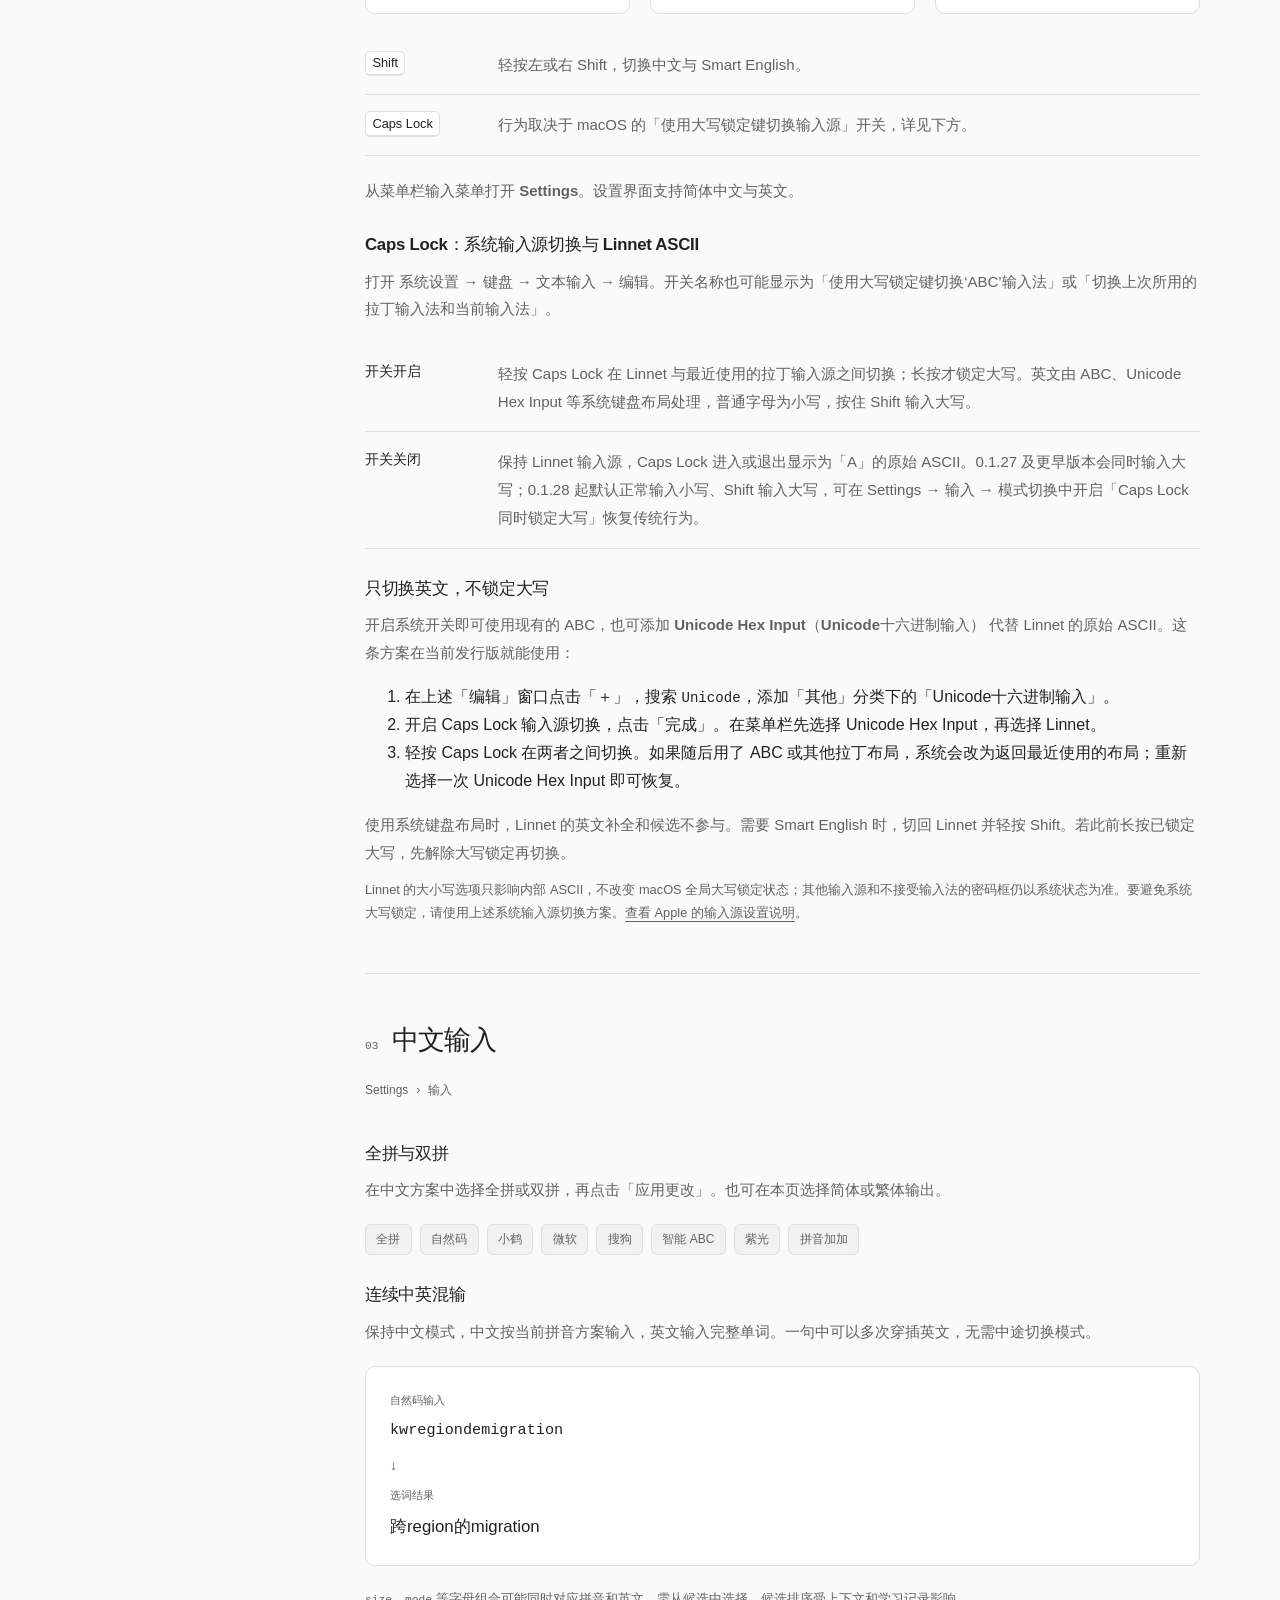
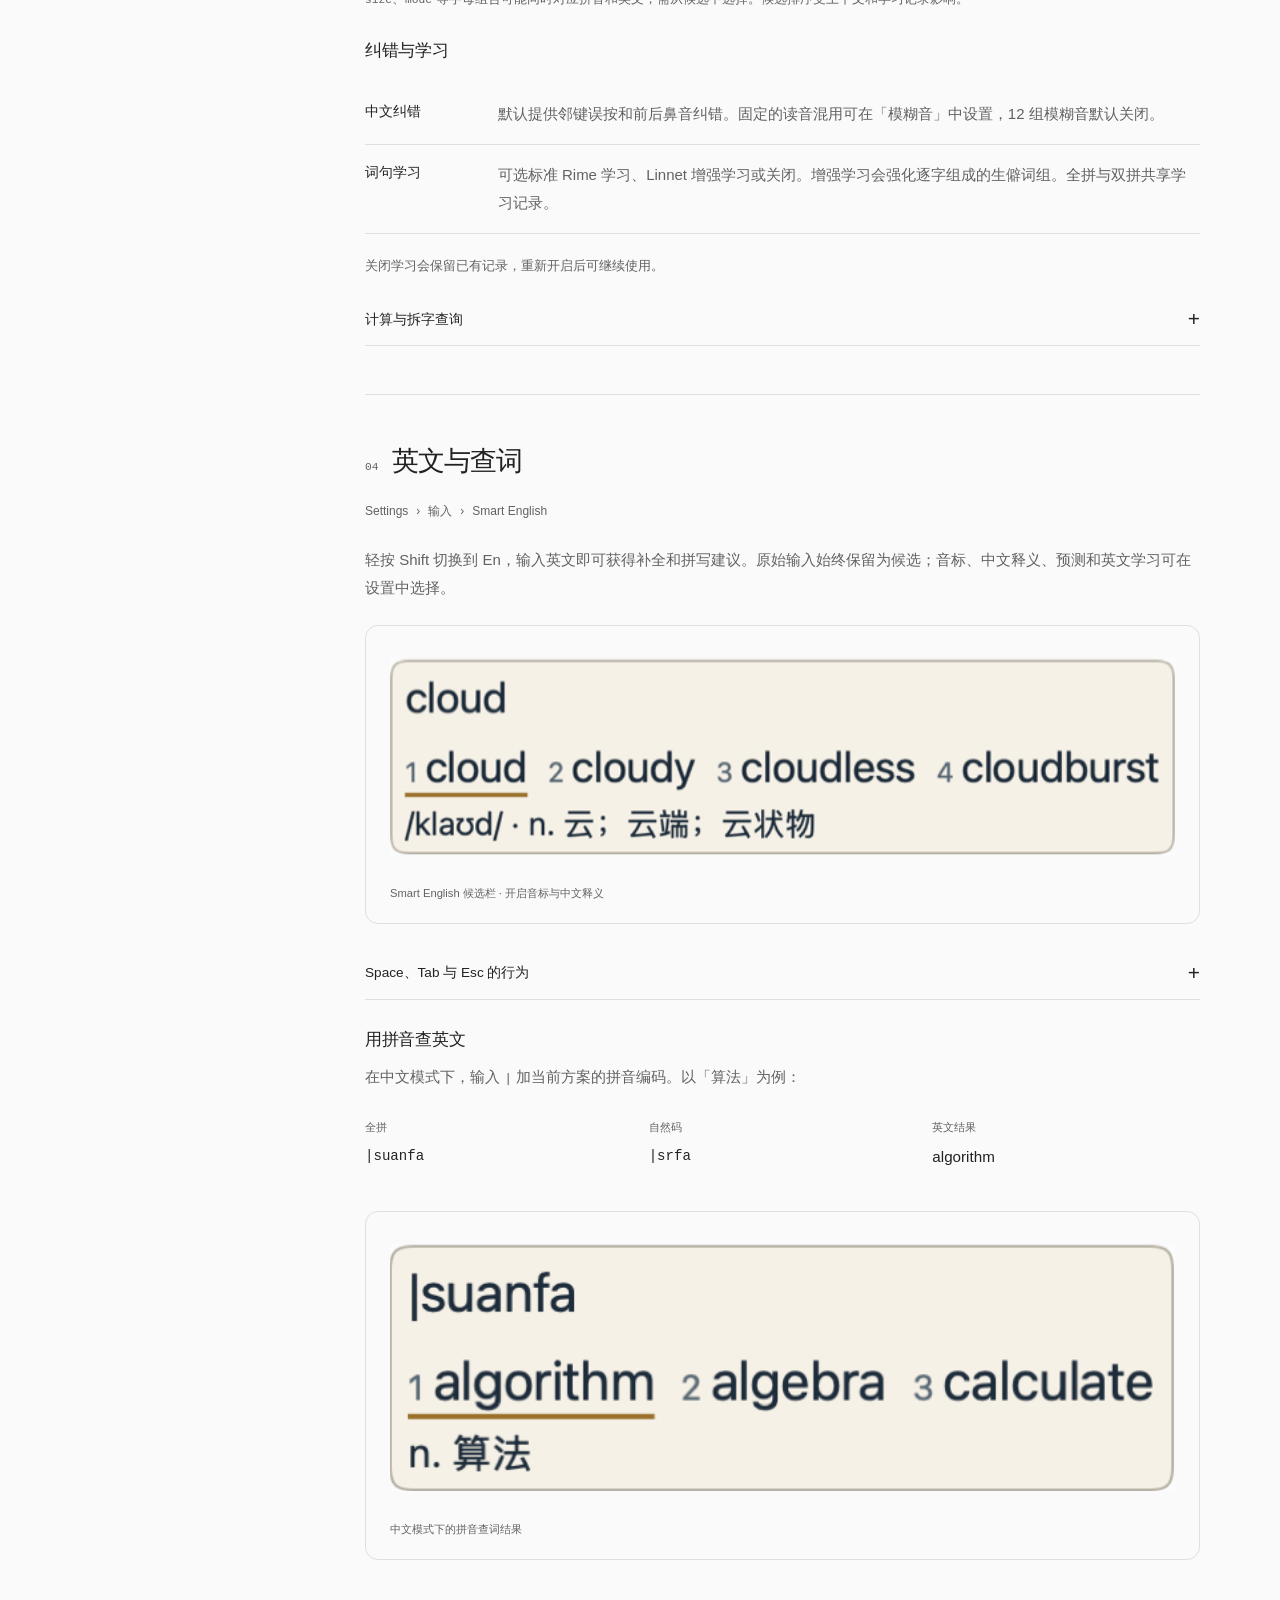
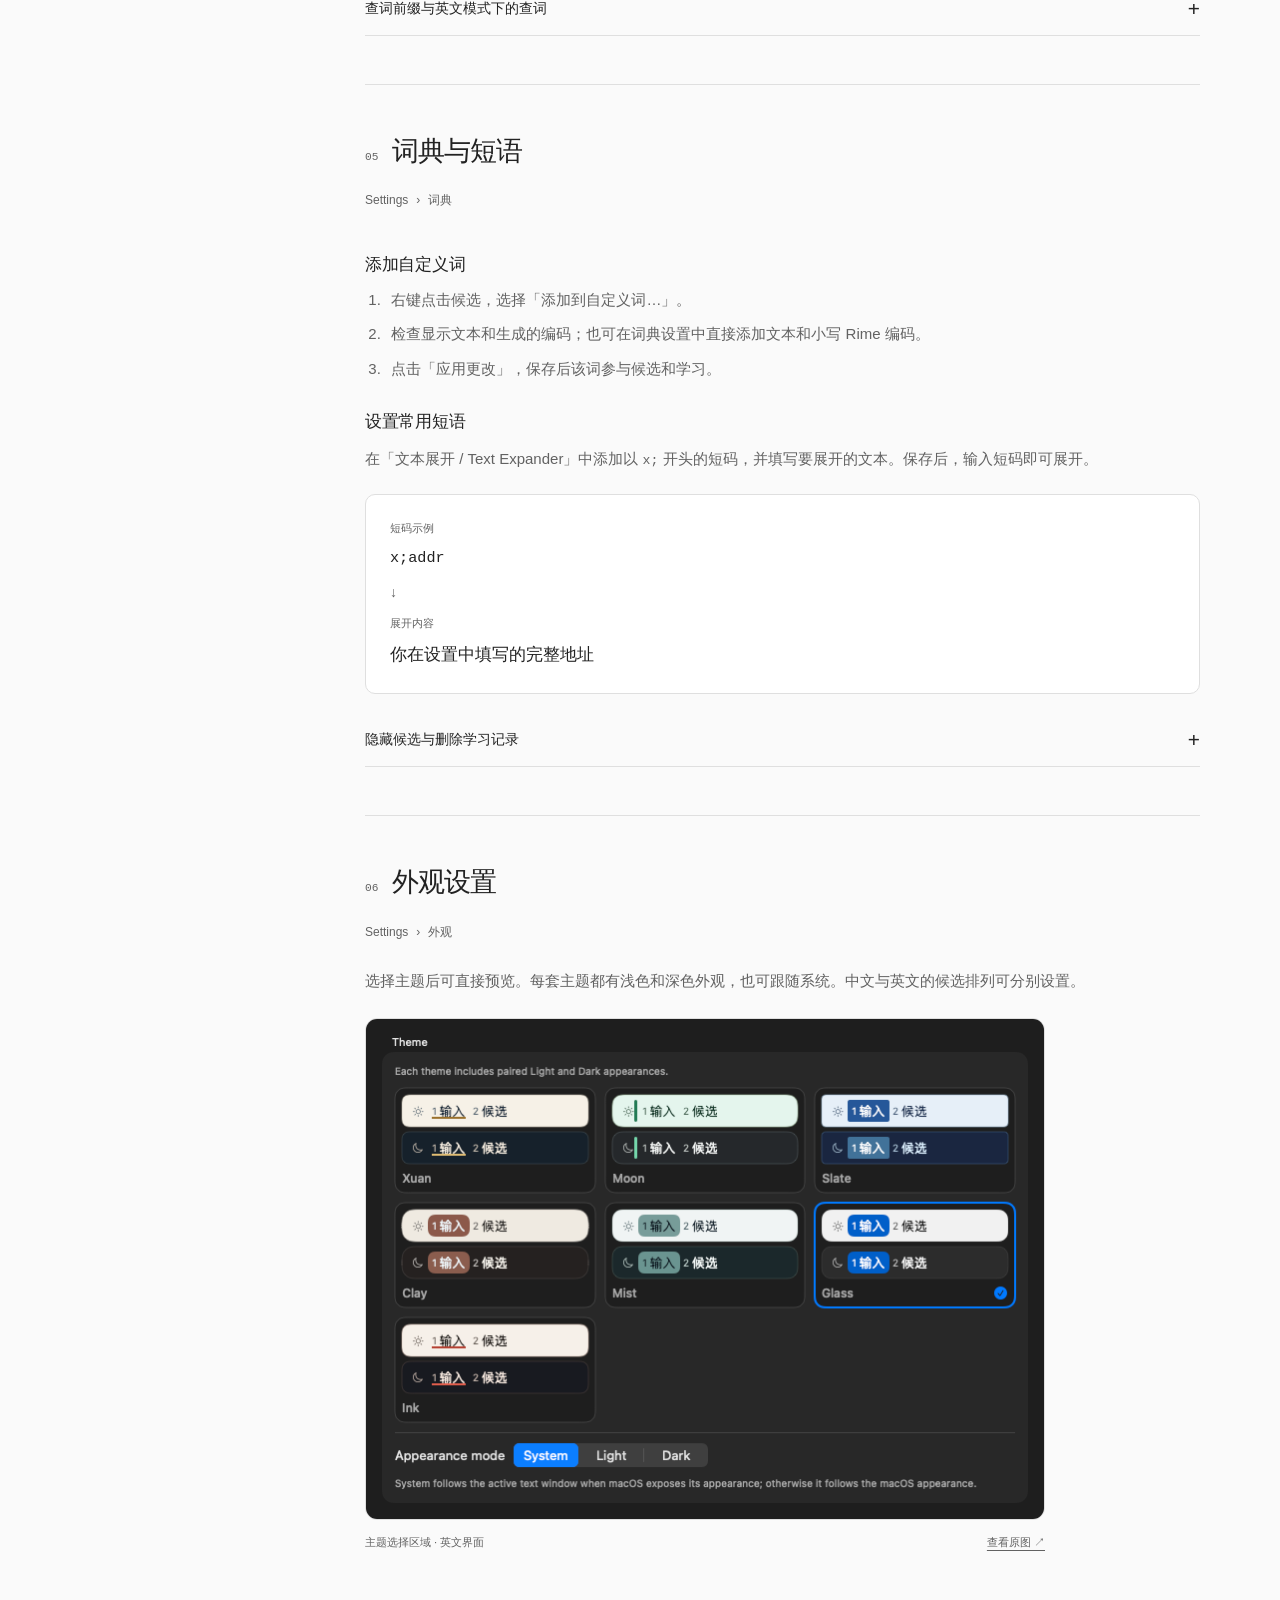
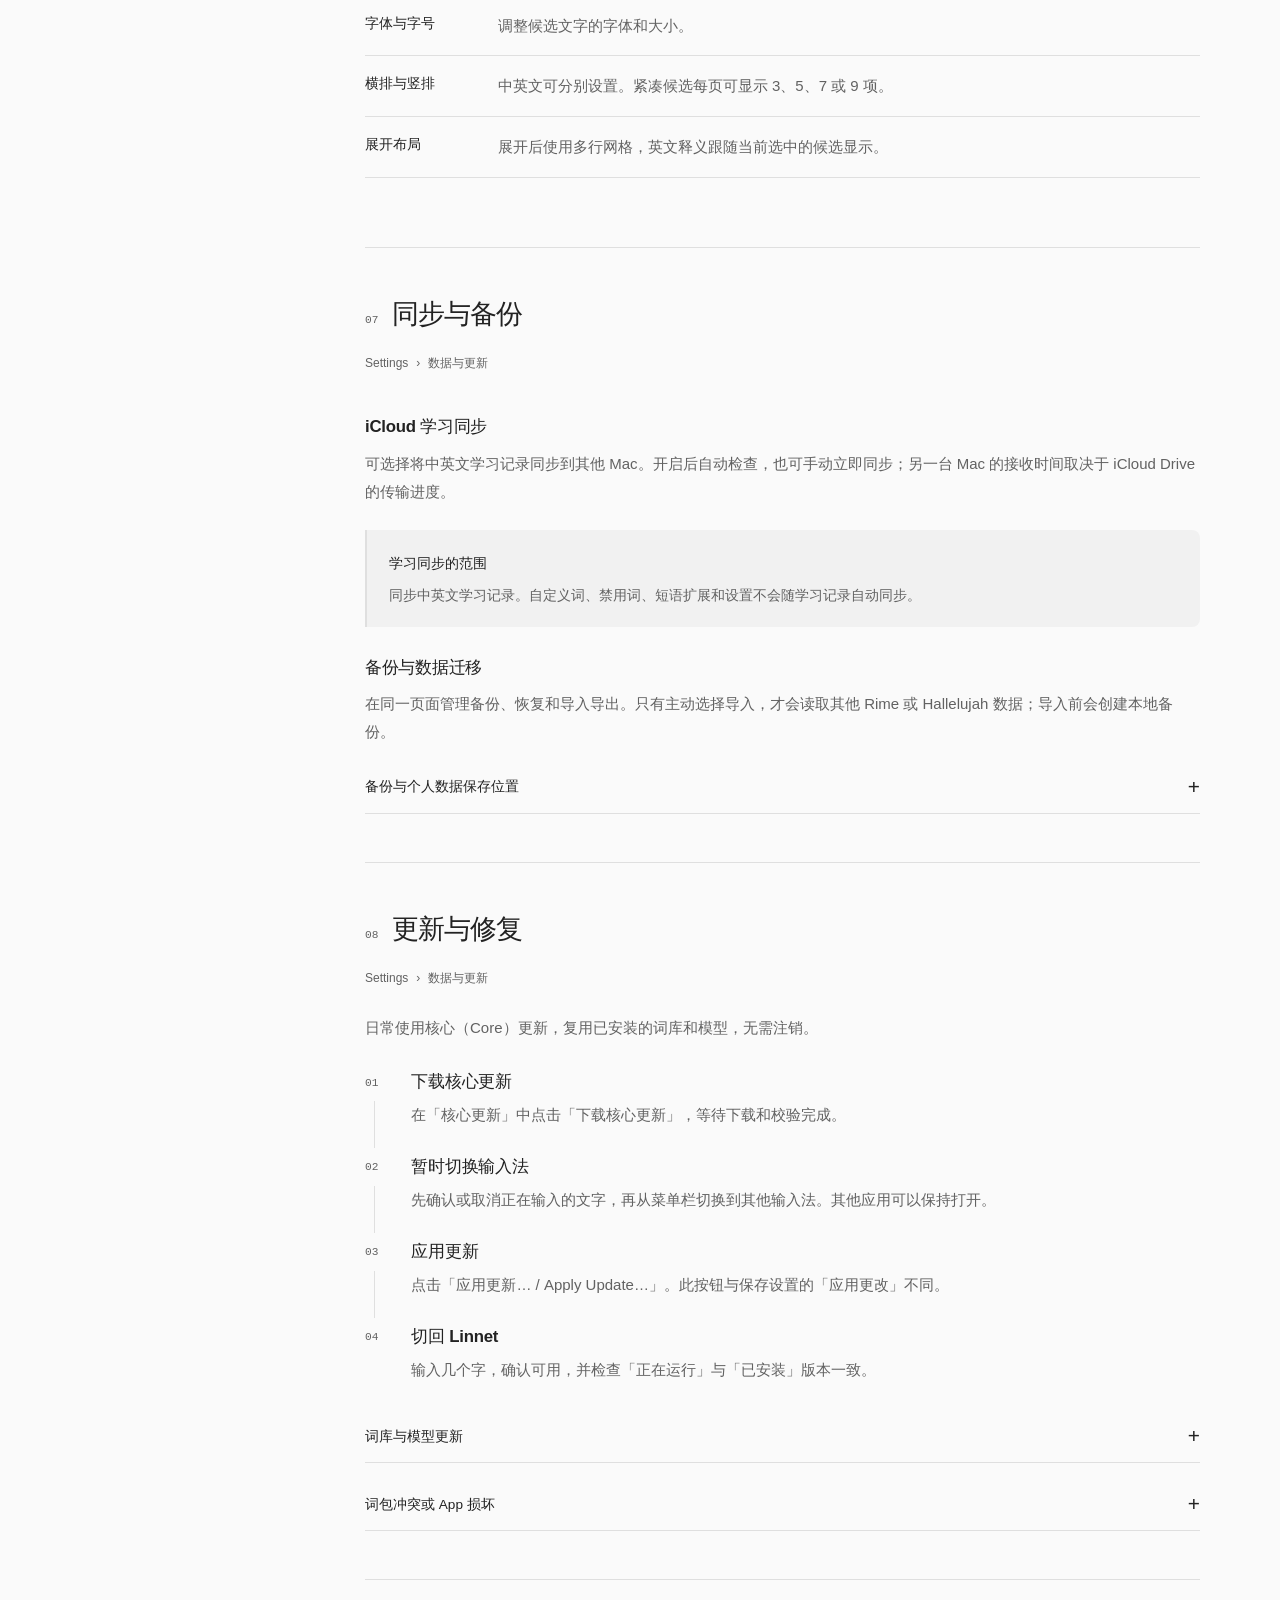
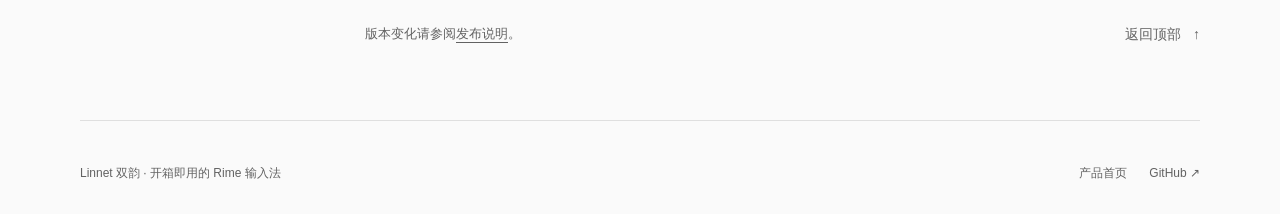
<file: website/guide.html>
<!DOCTYPE html>
<html lang="zh-Hans">
<head>
  <meta charset="utf-8">
  <meta name="viewport" content="width=device-width, initial-scale=1">
  <meta name="color-scheme" content="light dark">
  <meta name="description" content="Linnet 双韵使用指南：Rime 安装启用、英文翻译与拼音反查、词典管理、输入设置、学习同步和更新。">
  <title>使用指南 — Linnet 双韵</title>
  <link rel="canonical" href="https://linnet.ares-x.com/guide.html">
  <link rel="icon" href="assets/mark.svg" type="image/svg+xml">
  <link rel="stylesheet" href="style.css?v=7227267bd0d5">
  <script src="script.js?v=f614111895a0" defer></script>
</head>
<body class="guide-body">
  <a class="skip-link" href="#main">跳到主要内容</a>
  <header class="site-header">
    <div class="wrap header-inner">
      <a class="brand" href="index.html" aria-label="Linnet 双韵首页"><img src="assets/mark.svg" alt="" width="38" height="34"><span>Linnet <span class="brand-cn">双韵</span></span></a>
      <nav aria-label="主导航"><a href="index.html">产品首页</a><a href="guide.html" aria-current="page">使用指南</a><a class="nav-download" href="index.html#install">下载 <span aria-hidden="true">↓</span></a></nav>
    </div>
  </header>
  <div class="wrap guide-layout">
    <aside class="guide-sidebar">
      <details class="guide-navigation" open>
        <summary>指南目录 <span class="nav-current-label" aria-hidden="true">安装与启用</span><span class="disclosure-icon" aria-hidden="true">+</span></summary>
        <nav class="guide-toc" aria-label="指南章节">
          <p class="nav-group">开始使用</p>
          <a href="#install"><span>01</span>安装与启用</a>
          <a href="#modes"><span>02</span>输入模式</a>
          <p class="nav-group">输入与配置</p>
          <a href="#chinese"><span>03</span>中文输入</a>
          <a href="#english"><span>04</span>英文与查词</a>
          <a href="#dictionary"><span>05</span>词典与短语</a>
          <a href="#appearance"><span>06</span>外观设置</a>
          <p class="nav-group">数据与维护</p>
          <a href="#data"><span>07</span>同步与备份</a>
          <a href="#updates"><span>08</span>更新与修复</a>
        </nav>
      </details>
      <a class="sidebar-source" href="https://github.com/Ares-X/Linnet/blob/main/README.md">项目文档 <span aria-hidden="true">↗</span></a>
    </aside>
    <main id="main" class="guide-content">
      <div class="guide-intro">
        <p class="eyebrow">Linnet 双韵</p>
        <h1>使用指南</h1>
        <p class="guide-lead">安装、输入与个性化设置。</p>
        <div class="quick-links" aria-label="常用操作">
          <a href="#chinese"><span>切换全拼 / 双拼</span><span aria-hidden="true">↗</span></a>
          <a href="#lookup"><span>用拼音查英文</span><span aria-hidden="true">↗</span></a>
          <a href="#expander"><span>设置常用短语</span><span aria-hidden="true">↗</span></a>
        </div>
        <div class="settings-entry"><span class="entry-label">设置入口</span><p>菜单栏输入菜单 <span aria-hidden="true">›</span> <strong>Settings</strong></p><small>修改输入选项或词典后，点击「应用更改」保存。</small></div>
      </div>

      <section id="install" class="guide-section" aria-labelledby="install-title">
        <div class="chapter-heading"><span aria-hidden="true">01</span><h2 id="install-title">安装与启用</h2></div>
        <p class="section-lead">适用于 Apple Silicon Mac，需 macOS 13 或更高版本。</p>
        <ol class="steps">
          <li><h3>下载并安装</h3><p>从<a href="https://github.com/Ares-X/Linnet/releases/latest">项目发布页</a>下载 <code>Linnet.pkg</code>，在 Finder 中右键选择「打开」，按安装器提示完成安装。</p></li>
          <li><h3>注销并重新登录一次</h3><p>保存手头的工作后注销，让 macOS 完成首次输入法登记。日后在设置中更新核心无需重复这一步。</p></li>
          <li><h3>添加输入法</h3><p>打开「系统设置 → 键盘 → 文本输入 → 编辑」，添加或启用 Linnet，按系统提示允许。</p></li>
          <li><h3>开始输入</h3><p>在菜单栏输入菜单中选中 Linnet，输入拼音，确认中文候选正常显示。</p></li>
        </ol>
        <div class="note"><strong>首次打开安装包</strong><p>社区版没有 Apple Developer ID 签名或公证。若系统拦截安装，确认文件来自本项目后，在「系统设置 → 隐私与安全性」中按提示允许打开。</p></div>
        <details class="guide-details"><summary>文件校验与安装位置<span class="disclosure-icon" aria-hidden="true">+</span></summary><div>
          <p>在终端中进入安装包所在目录，运行以下命令，与同一版本发布页上的 SHA-256 核对。校验值不符或提示文件损坏时，请停止安装并核对来源。</p>
          <div class="command-row"><code id="guide-verify-command">shasum -a 256 Linnet.pkg</code><button type="button" data-copy="guide-verify-command">复制命令</button></div><p class="copy-status" role="status" aria-live="polite"></p>
          <p>Linnet 安装到 <code>~/Library/Input Methods/Linnet.app</code>，无需管理员权限。安装后不要手动移动 App。</p>
        </div></details>
      </section>

      <section id="modes" class="guide-section" aria-labelledby="modes-title">
        <div class="chapter-heading"><span aria-hidden="true">02</span><h2 id="modes-title">输入模式</h2></div>
        <p class="section-lead">中文、英文辅助和直接输入，共用一个输入法。</p>
        <div class="mode-cards">
          <article><span class="mode-badge" aria-hidden="true">中</span><h3>中文</h3><p>全拼或双拼，也支持连续中英混输。双拼时菜单栏显示「双」。</p></article>
          <article><span class="mode-badge" aria-hidden="true">En</span><h3>Smart English</h3><p>英文补全、纠错、音标、中文释义和下一词预测。</p></article>
          <article><span class="mode-badge" aria-hidden="true">A</span><h3>ASCII</h3><p>直接输入字符。适合代码、命令等不需要候选转换的内容。</p></article>
        </div>
        <dl class="option-list"><div><dt><kbd>Shift</kbd></dt><dd>轻按左或右 Shift，切换中文与 Smart English。</dd></div><div><dt><kbd>Caps Lock</kbd></dt><dd>行为取决于 macOS 的「使用大写锁定键切换输入源」开关，详见下方。</dd></div></dl>
        <p>从菜单栏输入菜单打开 <strong>Settings</strong>。设置界面支持简体中文与英文。</p>
        <h3>Caps Lock：系统输入源切换与 Linnet ASCII</h3>
        <p>打开 <strong>系统设置 → 键盘 → 文本输入 → 编辑</strong>。开关名称也可能显示为「使用大写锁定键切换‘ABC’输入法」或「切换上次所用的拉丁输入法和当前输入法」。</p>
        <dl class="option-list">
          <div><dt>开关开启</dt><dd>轻按 Caps Lock 在 Linnet 与最近使用的拉丁输入源之间切换；长按才锁定大写。英文由 ABC、Unicode Hex Input 等系统键盘布局处理，普通字母为小写，按住 Shift 输入大写。</dd></div>
          <div><dt>开关关闭</dt><dd>保持 Linnet 输入源，Caps Lock 进入或退出显示为「A」的原始 ASCII。0.1.27 及更早版本会同时输入大写；0.1.28 起默认正常输入小写、Shift 输入大写，可在 Settings → 输入 → 模式切换中开启「Caps Lock 同时锁定大写」恢复传统行为。</dd></div>
        </dl>
        <h3>只切换英文，不锁定大写</h3>
        <p>开启系统开关即可使用现有的 ABC，也可添加 <strong>Unicode Hex Input（Unicode十六进制输入）</strong> 代替 Linnet 的原始 ASCII。这条方案在当前发行版就能使用：</p>
        <ol>
          <li>在上述「编辑」窗口点击「＋」，搜索 <code>Unicode</code>，添加「其他」分类下的「Unicode十六进制输入」。</li>
          <li>开启 Caps Lock 输入源切换，点击「完成」。在菜单栏先选择 Unicode Hex Input，再选择 Linnet。</li>
          <li>轻按 Caps Lock 在两者之间切换。如果随后用了 ABC 或其他拉丁布局，系统会改为返回最近使用的布局；重新选择一次 Unicode Hex Input 即可恢复。</li>
        </ol>
        <p>使用系统键盘布局时，Linnet 的英文补全和候选不参与。需要 Smart English 时，切回 Linnet 并轻按 Shift。若此前长按已锁定大写，先解除大写锁定再切换。</p>
        <p class="fine-print">Linnet 的大小写选项只影响内部 ASCII，不改变 macOS 全局大写锁定状态；其他输入源和不接受输入法的密码框仍以系统状态为准。要避免系统大写锁定，请使用上述系统输入源切换方案。<a href="https://support.apple.com/zh-cn/guide/mac-help/mchl84525d76/mac">查看 Apple 的输入源设置说明</a>。</p>
      </section>

      <section id="chinese" class="guide-section" aria-labelledby="chinese-title">
        <div class="chapter-heading"><span aria-hidden="true">03</span><h2 id="chinese-title">中文输入</h2></div>
        <p class="settings-path">Settings <span>›</span> 输入</p>
        <h3>全拼与双拼</h3><p>在中文方案中选择全拼或双拼，再点击「应用更改」。也可在本页选择简体或繁体输出。</p>
        <ul class="scheme-list" aria-label="支持的拼音方案"><li>全拼</li><li>自然码</li><li>小鹤</li><li>微软</li><li>搜狗</li><li>智能 ABC</li><li>紫光</li><li>拼音加加</li></ul>
        <h3>连续中英混输</h3><p>保持中文模式，中文按当前拼音方案输入，英文输入完整单词。一句中可以多次穿插英文，无需中途切换模式。</p>
        <div class="input-example"><div><span>自然码输入</span><code>kwregiondemigration</code></div><span class="example-arrow" aria-hidden="true">↓</span><div><span>选词结果</span><strong>跨region的migration</strong></div></div>
        <p class="fine-print"><code>size</code>、<code>mode</code> 等字母组合可能同时对应拼音和英文，需从候选中选择。候选排序受上下文和学习记录影响。</p>
        <h3>纠错与学习</h3>
        <dl class="option-list"><div><dt>中文纠错</dt><dd>默认提供邻键误按和前后鼻音纠错。固定的读音混用可在「模糊音」中设置，12 组模糊音默认关闭。</dd></div><div><dt>词句学习</dt><dd>可选标准 Rime 学习、Linnet 增强学习或关闭。增强学习会强化逐字组成的生僻词组。全拼与双拼共享学习记录。</dd></div></dl>
        <p class="fine-print">关闭学习会保留已有记录，重新开启后可继续使用。</p>
        <details id="tools" class="guide-details"><summary>计算与拆字查询<span class="disclosure-icon" aria-hidden="true">+</span></summary><div><p>Linnet 的中文方案接入了 Rime 生态的辅助输入工具：<code>cC</code> 加表达式用于计算，<code>uU</code> 加全拼用于部件拆字查询。字母大小写需与示例前缀一致。</p><a href="https://github.com/Ares-X/Linnet/blob/main/THIRD_PARTY_NOTICES.md">查看第三方来源</a></div></details>
      </section>

      <section id="english" class="guide-section" aria-labelledby="english-title">
        <div class="chapter-heading"><span aria-hidden="true">04</span><h2 id="english-title">英文与查词</h2></div>
        <p class="settings-path">Settings <span>›</span> 输入 <span>›</span> Smart English</p>
        <p>轻按 Shift 切换到 En，输入英文即可获得补全和拼写建议。原始输入始终保留为候选；音标、中文释义、预测和英文学习可在设置中选择。</p>
        <figure class="guide-figure candidate-showcase"><div class="screenshot-stage"><div class="screenshot-crop english-crop"><img src="assets/bilingual.png" width="1360" height="660" alt="英文候选栏显示 cloud、cloudy 等单词，下方附 cloud 的音标与中文释义" loading="lazy"></div></div><figcaption>Smart English 候选栏 · 开启音标与中文释义</figcaption></figure>
        <details class="guide-details"><summary>Space、Tab 与 Esc 的行为<span class="disclosure-icon" aria-hidden="true">+</span></summary><div><dl class="option-list"><div><dt>Space</dt><dd>可设置确认单词后是否补空格。</dd></div><div><dt>Tab</dt><dd>可选智能接受、候选导航，或交给当前应用处理。</dd></div><div><dt>Esc</dt><dd>关闭本次预测并清除英文上下文。</dd></div></dl></div></details>
        <h3 id="lookup">用拼音查英文</h3><p>在中文模式下，输入 <code>|</code> 加当前方案的拼音编码。以「算法」为例：</p>
        <div class="lookup-examples"><div><span>全拼</span><code>|suanfa</code></div><div><span>自然码</span><code>|srfa</code></div><div><span>英文结果</span><strong>algorithm</strong></div></div>
        <figure class="guide-figure candidate-showcase"><div class="screenshot-stage"><div class="screenshot-crop reverse-crop"><img src="assets/bilingual.png" width="1360" height="660" alt="全拼输入 |suanfa，候选中选中 algorithm，释义为算法" loading="lazy"></div></div><figcaption>中文模式下的拼音查词结果</figcaption></figure>
        <details class="guide-details"><summary>查词前缀与英文模式下的查词<span class="disclosure-icon" aria-hidden="true">+</span></summary><div><p>在输入设置中可将查词前缀改为 <code>;</code>；默认分号不触发查词。Smart English 模式下可直接输入当前方案的拼音编码，无需前缀，普通英文候选优先。</p></div></details>
      </section>

      <section id="dictionary" class="guide-section" aria-labelledby="dictionary-title">
        <div class="chapter-heading"><span aria-hidden="true">05</span><h2 id="dictionary-title">词典与短语</h2></div>
        <p class="settings-path">Settings <span>›</span> 词典</p>
        <h3>添加自定义词</h3><ol class="compact-steps"><li>右键点击候选，选择「添加到自定义词…」。</li><li>检查显示文本和生成的编码；也可在词典设置中直接添加文本和小写 Rime 编码。</li><li>点击「应用更改」，保存后该词参与候选和学习。</li></ol>
        <h3 id="expander">设置常用短语</h3><p>在「文本展开 / Text Expander」中添加以 <code>x;</code> 开头的短码，并填写要展开的文本。保存后，输入短码即可展开。</p>
        <div class="input-example"><div><span>短码示例</span><code>x;addr</code></div><span class="example-arrow" aria-hidden="true">↓</span><div><span>展开内容</span><strong>你在设置中填写的完整地址</strong></div></div>
        <details class="guide-details"><summary>隐藏候选与删除学习记录<span class="disclosure-icon" aria-hidden="true">+</span></summary><div><p>在「禁用英文词」中添加完整单词，可隐藏该词，匹配不区分大小写。右键「忘记此候选的学习记录」只删除学习记录，不会隐藏词库中内置的单词。</p></div></details>
      </section>

      <section id="appearance" class="guide-section" aria-labelledby="appearance-title">
        <div class="chapter-heading"><span aria-hidden="true">06</span><h2 id="appearance-title">外观设置</h2></div>
        <p class="settings-path">Settings <span>›</span> 外观</p>
        <p>选择主题后可直接预览。每套主题都有浅色和深色外观，也可跟随系统。中文与英文的候选排列可分别设置。</p>
        <figure class="guide-figure settings-figure"><a href="assets/settings-appearance.png" aria-label="查看外观设置原图"><img src="assets/settings-appearance.png" width="680" height="501" alt="外观设置的主题选择区域，包含七套主题，以及 System、Light 和 Dark 选项" loading="lazy"></a><figcaption>主题选择区域 · 英文界面 <a href="assets/settings-appearance.png">查看原图 ↗</a></figcaption></figure>
        <dl class="option-list"><div><dt>字体与字号</dt><dd>调整候选文字的字体和大小。</dd></div><div><dt>横排与竖排</dt><dd>中英文可分别设置。紧凑候选每页可显示 3、5、7 或 9 项。</dd></div><div><dt>展开布局</dt><dd>展开后使用多行网格，英文释义跟随当前选中的候选显示。</dd></div></dl>
      </section>

      <section id="data" class="guide-section" aria-labelledby="data-title">
        <div class="chapter-heading"><span aria-hidden="true">07</span><h2 id="data-title">同步与备份</h2></div>
        <p class="settings-path">Settings <span>›</span> 数据与更新</p>
        <h3>iCloud 学习同步</h3><p>可选择将中英文学习记录同步到其他 Mac。开启后自动检查，也可手动立即同步；另一台 Mac 的接收时间取决于 iCloud Drive 的传输进度。</p>
        <div class="note"><strong>学习同步的范围</strong><p>同步中英文学习记录。自定义词、禁用词、短语扩展和设置不会随学习记录自动同步。</p></div>
        <h3>备份与数据迁移</h3><p>在同一页面管理备份、恢复和导入导出。只有主动选择导入，才会读取其他 Rime 或 Hallelujah 数据；导入前会创建本地备份。</p>
        <details class="guide-details"><summary>备份与个人数据保存位置<span class="disclosure-icon" aria-hidden="true">+</span></summary><div><p>个人词典、学习记录和本地备份保存在 <code>~/Library/Application Support/Linnet/</code>。启用学习同步或手动上传恢复备份后，相应数据会进入你的 iCloud Drive；学习同步和恢复备份的内容范围不同。导出的文件也可能包含个人数据。</p></div></details>
      </section>

      <section id="updates" class="guide-section" aria-labelledby="updates-title">
        <div class="chapter-heading"><span aria-hidden="true">08</span><h2 id="updates-title">更新与修复</h2></div>
        <p class="settings-path">Settings <span>›</span> 数据与更新</p>
        <p class="section-lead">日常使用核心（Core）更新，复用已安装的词库和模型，无需注销。</p>
        <ol class="steps"><li><h3>下载核心更新</h3><p>在「核心更新」中点击「下载核心更新」，等待下载和校验完成。</p></li><li><h3>暂时切换输入法</h3><p>先确认或取消正在输入的文字，再从菜单栏切换到其他输入法。其他应用可以保持打开。</p></li><li><h3>应用更新</h3><p>点击「应用更新… / Apply Update…」。此按钮与保存设置的「应用更改」不同。</p></li><li><h3>切回 Linnet</h3><p>输入几个字，确认可用，并检查「正在运行」与「已安装」版本一致。</p></li></ol>
        <details class="guide-details"><summary>词库与模型更新<span class="disclosure-icon" aria-hidden="true">+</span></summary><div><p>在「数据与更新」选择正式版或预览版，下载对应语言数据。新数据准备好前继续使用当前数据；更新会复用未变化的词包。</p></div></details>
        <details class="guide-details"><summary>词包冲突或 App 损坏<span class="disclosure-icon" aria-hidden="true">+</span></summary><div><p>同版本词包冲突可使用「修复语言数据更新」。App 损坏时，从项目发布页获取完整 <code>Linnet.pkg</code> 进行修复，无需先卸载。健康词包和个人数据会保留。</p><a href="https://github.com/Ares-X/Linnet/blob/main/README.md#升级与卸载">完整修复与卸载说明 ↗</a></div></details>
      </section>
      <div class="guide-end"><p>版本变化请参阅<a href="https://github.com/Ares-X/Linnet/releases/latest">发布说明</a>。</p><a href="#main" class="text-link">返回顶部 <span aria-hidden="true">↑</span></a></div>
    </main>
  </div>
  <footer class="wrap site-footer"><p>Linnet 双韵 · 开箱即用的 Rime 输入法</p><div class="footer-links"><a href="index.html">产品首页</a><a href="https://github.com/Ares-X/Linnet">GitHub ↗</a></div></footer>
</body>
</html>
</file>
<file: style.css>
:root {
  color-scheme: light dark;
  --bg: #fafafa; --surface: #fff; --soft: #f1f1f1;
  --ink: #222; --muted: #626262; --line: #dfdfdf;
  --accent: #242424; --accent-soft: #ececec; --on-accent: #fff;
  --shadow: 0 20px 55px -30px #0005, 0 1px 3px #0000000a;
  --font: -apple-system, BlinkMacSystemFont, "SF Pro Display", "PingFang SC", "Hiragino Sans GB", "Microsoft YaHei", sans-serif;
  --mono: ui-monospace, "SF Mono", Menlo, Consolas, monospace;
  font-family: var(--font); font-size: 100%; font-synthesis: none;
}
* { box-sizing: border-box; }
html { scroll-behavior: smooth; scroll-padding-top: 7rem; }
body { margin: 0; color: var(--ink); background: var(--bg); line-height: 1.75; -webkit-font-smoothing: antialiased; }
a { color: inherit; text-decoration: none; }
button, input { font: inherit; }
button, summary { cursor: pointer; }
a, button, summary { touch-action: manipulation; -webkit-tap-highlight-color: transparent; }
:focus-visible { outline: 2px solid var(--ink); outline-offset: 5px; border-radius: 3px; }
::selection { background: var(--accent-soft); color: var(--ink); }
[hidden] { display: none !important; }
img { display: block; max-width: 100%; height: auto; }
figure { margin: 0; }
h1, h2, h3, h4, p { margin: 0; }
h1, h2, h3 { text-wrap: balance; }
h1 { font-size: clamp(3rem, 5.6vw, 4.8rem); font-weight: 610; line-height: 1.18; letter-spacing: -.05em; }
h2 { font-size: clamp(1.9rem, 3vw, 2.6rem); font-weight: 590; line-height: 1.35; letter-spacing: -.035em; }
h3 { font-size: 1.125rem; font-weight: 600; line-height: 1.5; letter-spacing: -.015em; }
code { font-family: var(--mono); font-size: .88em; overflow-wrap: anywhere; }
kbd { display: inline-block; padding: .1rem .4rem; border: 1px solid var(--line); border-bottom-width: 2px; border-radius: 5px; font: .8rem/1.5 var(--font); background: var(--surface); color: var(--ink); white-space: nowrap; }
.wrap { width: min(1120px, calc(100% - 5rem)); margin-inline: auto; }
.skip-link { position: fixed; top: .7rem; left: 1rem; padding: .6rem 1rem; background: var(--surface); z-index: 100; transform: translateY(-200%); }
.skip-link:focus { transform: translateY(0); }
.site-header { position: sticky; top: 0; z-index: 30; background: color-mix(in srgb, var(--bg) 92%, transparent); backdrop-filter: blur(18px); }
.header-inner { min-height: 5rem; display: flex; align-items: center; justify-content: space-between; gap: 2rem; }
.brand { display: inline-flex; align-items: center; gap: .65rem; font-size: 1.25rem; font-weight: 620; letter-spacing: -.025em; flex-shrink: 0; }
.brand-cn { color: var(--muted); margin-left: .25rem; font-size: .82rem; font-weight: 450; letter-spacing: .08em; }
.site-header nav { display: flex; gap: 1.8rem; align-items: center; font-size: .85rem; }
.site-header nav > a { display: inline-flex; align-items: center; gap: .4rem; min-height: 44px; }
.site-header nav > a:not(.nav-download) { color: var(--muted); }
.site-header nav > a:hover, .site-header nav > a[aria-current="page"] { color: var(--ink); }
.site-header .nav-download { background: var(--ink); color: var(--bg); border-radius: 8px; padding: .35rem 1rem; min-height: 38px; }
.eyebrow { color: var(--muted); font-size: .75rem; font-weight: 550; letter-spacing: .08em; margin-bottom: .85rem; }
.button { display: inline-flex; align-items: center; justify-content: center; gap: .6rem; min-height: 48px; padding: .75rem 1.25rem; border-radius: 9px; font-size: .9rem; font-weight: 560; transition: background .18s, box-shadow .18s; }
.primary { background: var(--accent); color: var(--on-accent); }
.primary:hover { box-shadow: 0 3px 14px #0003; }
.secondary { border: 1px solid var(--line); background: var(--surface); }
.secondary:hover { background: var(--soft); }
.button svg { width: 19px; height: 19px; fill: none; stroke: currentColor; stroke-width: 1.6; stroke-linecap: round; stroke-linejoin: round; }
.text-link { display: inline-flex; align-items: center; gap: .75rem; min-height: 44px; font-size: .875rem; font-weight: 500; }
.text-link:hover { text-decoration: underline; text-underline-offset: 5px; }
.hero { padding-block: 4.3rem 4.5rem; }
.hero-copy { text-align: center; }
.hero-description { margin: 1.4rem auto 0; max-width: 38rem; font-size: 1.12rem; line-height: 1.9; color: var(--muted); }
.hero-actions { display: flex; justify-content: center; align-items: center; flex-wrap: wrap; gap: 1.6rem; margin-top: 1.9rem; }
.download-meta { margin-top: .9rem; color: var(--muted); font-size: .75rem; }
.download-meta span { margin-inline: .3rem; }
.input-recording { margin: 0; max-width: 760px; }
.input-recording img { width: 100%; height: auto; display: block; border-radius: 14px; border: 1px solid var(--line); background: #fff; box-shadow: var(--shadow); }
.input-recording figcaption { margin-top: 1rem; display: flex; flex-wrap: wrap; justify-content: space-between; gap: .4rem 1rem; font-size: .75rem; color: var(--muted); }
.recording-details { max-width: 32rem; text-align: right; }
.recording-details summary { text-decoration: underline; text-underline-offset: 3px; }
.recording-details p { margin-top: .65rem; text-align: left; }
.section { padding-block: 5.5rem; }
.section-heading { display: flex; justify-content: space-between; align-items: flex-end; gap: 3rem; margin-bottom: 2.75rem; }
.section-heading > p { color: var(--muted); max-width: 24rem; font-size: .95rem; }
.input-section, .extended-features { border-top: 1px solid var(--line); }
.input-columns { display: grid; grid-template-columns: repeat(2, minmax(0, 1fr)); gap: 2rem; }
.input-column { min-width: 0; display: flex; flex-direction: column; }
.input-copy { flex: 1; margin-bottom: 1.5rem; }
.input-copy h3 { font-size: 1.35rem; }
.input-copy p { margin-top: .8rem; color: var(--muted); }
.candidate-showcase { background: #fafafa; color: #222; border: 1px solid var(--line); border-radius: 13px; overflow: hidden; }
.candidate-showcase figcaption { padding: 1.5rem 1.5rem 0; }
.candidate-showcase h4 { font-size: .9rem; font-weight: 550; }
.candidate-showcase p { margin-top: .4rem; color: #626262; font-size: .85rem; }
.screenshot-stage { display: grid; align-items: center; min-height: 12.5rem; padding: 1.5rem; }
.screenshot-crop, .theme-crop { position: relative; overflow: hidden; width: 100%; }
.screenshot-crop img, .theme-crop img { position: absolute; max-width: none; height: auto; }
.reverse-crop { aspect-ratio: 590 / 186; }
.reverse-crop img { width: 230.50848%; left: -11.01695%; top: -152.68817%; }
.english-crop { aspect-ratio: 590 / 148; }
.english-crop img { width: 230.50848%; left: -122.71186%; top: -218.24324%; }
.gallery-source { display: flex; flex-wrap: wrap; justify-content: space-between; gap: .5rem 1rem; margin-top: 1rem; color: var(--muted); font-size: .75rem; }
.gallery-source a { text-decoration: underline; text-underline-offset: 4px; }
.learning-note { display: grid; grid-template-columns: 1fr 1.35fr; gap: 3rem; margin-top: 3rem; padding-top: 2.5rem; border-top: 1px solid var(--line); }
.learning-note h3 { max-width: 14em; font-size: 1.25rem; }
.learning-note p { color: var(--muted); }
.learning-note .text-link { margin-top: .7rem; color: var(--muted); }
.scheme-list { display: flex; flex-wrap: wrap; gap: .5rem; padding: 0; list-style: none; margin: 1.25rem 0 0; }
.scheme-list li { background: var(--soft); border: 1px solid var(--line); padding: .25rem .65rem; border-radius: 6px; font-size: .75rem; color: var(--muted); }
.feature-grid { display: grid; grid-template-columns: repeat(3, minmax(0, 1fr)); gap: 2.5rem 3rem; }
.feature-grid article { border-top: 1px solid var(--line); padding-top: 1.25rem; display: flex; flex-direction: column; align-items: flex-start; }
.feature-index { font: .7rem var(--mono); color: var(--muted); margin-bottom: .9rem; }
.feature-grid p { margin-top: .7rem; color: var(--muted); font-size: .95rem; flex: 1; }
.feature-grid a { display: inline-flex; gap: .7rem; align-items: center; min-height: 44px; margin-top: .8rem; font-size: .8rem; }
.feature-grid a:hover { text-decoration: underline; text-underline-offset: 4px; }
.appearance-section { background: var(--soft); }
.theme-controls { display: flex; overflow-x: auto; gap: .45rem; padding: .4rem .25rem .8rem; margin-bottom: 1.25rem; }
.theme-controls button { flex-shrink: 0; border: 1px solid transparent; background: transparent; color: var(--muted); border-radius: 8px; min-height: 44px; padding: .5rem .8rem; font-size: .8rem; }
.theme-controls button:hover { background: var(--accent-soft); }
.theme-controls button[aria-selected="true"] { background: var(--ink); color: var(--bg); }
.theme-gallery { display: grid; grid-template-columns: repeat(2, minmax(0, 1fr)); gap: 1rem; }
.theme-card { background: #fafafa; color: #222; border: 1px solid var(--line); border-radius: 13px; padding: 1.75rem; }
.theme-card figcaption { display: flex; align-items: baseline; justify-content: space-between; flex-wrap: wrap; gap: .4rem 1rem; margin-bottom: 1.5rem; }
.theme-card h3 { font-size: 1rem; }
.theme-card figcaption > span { color: #626262; font-size: .75rem; }
.theme-crop { aspect-ratio: 445 / 113; }
.theme-crop img { width: 305.61798%; left: var(--crop-left); top: var(--crop-top); }
.theme-gallery.is-interactive { display: block; }
.theme-gallery.is-interactive .theme-card { display: grid; grid-template-columns: 1fr minmax(0, 445px); gap: 2.5rem; align-items: center; padding: 2.5rem 3rem; }
.theme-gallery.is-interactive .theme-card figcaption { flex-direction: column; align-items: flex-start; gap: .5rem; margin: 0; }
.theme-gallery.is-interactive .theme-card h3 { font-size: 1.35rem; }
.theme-gallery.is-interactive .theme-crop { max-width: 445px; margin-inline: auto; }
.everyday { display: grid; grid-template-columns: repeat(2, minmax(0, 1fr)); gap: 4rem; }
.everyday article { padding: .5rem 0; }
.everyday h2 { font-size: 1.8rem; }
.everyday p { margin-top: 1rem; color: var(--muted); }
.everyday .text-link { margin-top: 1.1rem; }
.line-icon { display: block; width: 32px; height: 32px; fill: none; stroke: var(--ink); stroke-width: 1.5; stroke-linecap: round; stroke-linejoin: round; margin-bottom: 1.5rem; }
.guide-callout { display: flex; justify-content: space-between; align-items: center; gap: 2rem; background: var(--soft); padding: 2.5rem 3rem; border-radius: 14px; margin-bottom: 5.5rem; }
.guide-callout h2 { font-size: 1.7rem; }
.guide-callout p:not(.eyebrow) { margin-top: .65rem; color: var(--muted); font-size: .9rem; }
.guide-callout .button { flex-shrink: 0; }
.install-section { padding-block: 4.5rem 3rem; border-top: 1px solid var(--line); }
.install-heading { display: flex; flex-direction: column; align-items: center; text-align: center; }
.install-heading > img { width: 54px; margin-bottom: 1.3rem; }
.install-heading h2 { margin-bottom: .7rem; }
.install-heading > p { color: var(--muted); font-size: .875rem; }
.install-heading .button { margin-top: 1.5rem; }
.release-link { color: var(--muted); font-size: .8rem; padding: .75rem; }
.install-steps { list-style: none; padding: 0; margin: 3rem 0 2rem; display: grid; grid-template-columns: repeat(3, minmax(0, 1fr)); gap: 2rem; }
.step-number { display: grid; place-items: center; border: 1px solid var(--line); border-radius: 50%; width: 1.8rem; height: 1.8rem; font: .75rem var(--mono); margin-bottom: 1rem; }
.install-steps h3 { font-size: 1rem; }
.install-steps p { color: var(--muted); margin-top: .6rem; font-size: .875rem; }
.install-help { border-top: 1px solid var(--line); padding-top: 1.25rem; display: grid; grid-template-columns: 1fr 1fr; gap: 2rem; }
.verify-details { font-size: .85rem; color: var(--muted); }
.verify-details summary { padding-block: .7rem; }
.verify-details > p { margin-block: .7rem; }
.command-row { display: flex; align-items: center; flex-wrap: wrap; gap: .5rem 1rem; border: 1px solid var(--line); border-radius: 8px; padding: .65rem .9rem; background: var(--surface); }
.command-row code { color: var(--ink); font-size: .8rem; }
.command-row button { margin-left: auto; padding: .35rem .2rem; min-height: 38px; font-size: .75rem; border: 0; background: transparent; color: var(--ink); }
.copy-status { font-size: .75rem !important; margin-top: .5rem; }
.site-footer { display: flex; align-items: flex-end; justify-content: space-between; gap: 2rem; padding-block: 2rem; border-top: 1px solid var(--line); }
.site-footer p { color: var(--muted); font-size: .75rem; margin-top: .6rem; }
.footer-links { display: flex; flex-wrap: wrap; justify-content: flex-end; gap: .5rem 1.4rem; color: var(--muted); font-size: .75rem; }
.footer-links > span { flex-basis: 100%; text-align: right; }
/* The guide uses the same type and materials, with a persistent reading index. */
.guide-layout { display: grid; grid-template-columns: 205px minmax(0, 1fr); gap: 5rem; }
.guide-sidebar { position: sticky; top: 6.5rem; align-self: start; padding-block: 1.8rem 1rem; max-height: calc(100dvh - 7.5rem); overflow-y: auto; }
.guide-navigation summary { display: flex; justify-content: space-between; align-items: center; font-size: .8rem; font-weight: 550; list-style: none; }
.guide-navigation summary::-webkit-details-marker, .guide-details summary::-webkit-details-marker { display: none; }
.guide-navigation summary { pointer-events: none; }
.guide-navigation summary .disclosure-icon, .nav-current-label { display: none; }
.guide-toc { margin-top: 1.3rem; }
.nav-group { margin: 1.5rem .65rem .4rem; color: var(--muted); font-size: .7rem; letter-spacing: .04em; }
.nav-group:first-child { margin-top: 0; }
.guide-toc a { display: flex; align-items: center; gap: .7rem; padding: .55rem .7rem; min-height: 40px; color: var(--muted); border-radius: 6px; font-size: .85rem; }
.guide-toc a > span { font: .65rem var(--mono); opacity: .75; }
.guide-toc a:hover { color: var(--ink); background: var(--soft); }
.guide-toc a[aria-current="location"] { color: var(--ink); background: var(--accent-soft); font-weight: 550; }
.sidebar-source { display: inline-flex; gap: 1rem; color: var(--muted); font-size: .75rem; margin: 2rem .65rem 0; padding-block: .5rem; }
.guide-content { min-width: 0; padding-bottom: 2rem; }
.guide-intro { padding-top: 3.5rem; padding-bottom: 3.5rem; }
.guide-intro h1 { font-size: clamp(2.4rem, 4vw, 3.4rem); letter-spacing: -.045em; }
.guide-lead { color: var(--muted); font-size: 1.05rem; margin-top: 1rem; }
.quick-links { display: grid; grid-template-columns: repeat(3, minmax(0, 1fr)); gap: .6rem; margin-top: 2rem; }
.quick-links a { display: flex; justify-content: space-between; align-items: center; gap: .5rem; font-size: .75rem; background: var(--surface); border: 1px solid var(--line); border-radius: 8px; padding: .85rem; transition: background .18s; }
.quick-links a:hover { background: var(--soft); }
.quick-links a > span:last-child { color: var(--muted); }
.settings-entry { display: grid; grid-template-columns: 5rem 1fr; column-gap: 1rem; margin-top: 2rem; padding: 1.2rem 1.3rem; background: var(--soft); border-radius: 8px; }
.entry-label { font-size: .75rem; color: var(--muted); padding-top: .15rem; }
.settings-entry p { font-size: .875rem; }
.settings-entry p span { color: var(--muted); margin-inline: .5rem; }
.settings-entry small { grid-column: 2; color: var(--muted); font-size: .75rem; margin-top: .35rem; }
.guide-section { padding-block: 3rem; border-top: 1px solid var(--line); }
.chapter-heading { display: flex; align-items: baseline; gap: .85rem; margin-bottom: 1rem; }
.chapter-heading > span { color: var(--muted); font: .7rem var(--mono); }
.chapter-heading h2 { font-size: 1.7rem; }
.guide-section > p, .guide-section li p, .guide-section dd, .guide-details p { color: var(--muted); font-size: .9375rem; line-height: 1.85; }
.guide-section > p + p { margin-top: .7rem; }
.guide-section h3 { margin-top: 1.7rem; margin-bottom: .65rem; font-size: 1.05rem; }
.guide-section a:not(.text-link) { text-decoration: underline; text-underline-offset: 4px; }
.guide-section > .settings-path { display: inline-flex; flex-wrap: wrap; gap: .5rem; margin-bottom: .8rem; font-size: .75rem; color: var(--muted); }
.settings-path span { color: var(--muted); }
.steps { margin: 1.75rem 0; padding: 0; list-style: none; counter-reset: steps; }
.steps > li { position: relative; padding: 0 0 1.6rem 2.9rem; counter-increment: steps; }
.steps > li::before { content: counter(steps, decimal-leading-zero); position: absolute; top: .1rem; left: 0; font: .7rem var(--mono); color: var(--muted); padding-block: .35rem; }
.steps > li:not(:last-child)::after { content: ""; position: absolute; left: .55rem; top: 2rem; bottom: .4rem; width: 1px; background: var(--line); }
.steps h3 { margin: 0 0 .4rem; }
.steps > li:last-child { padding-bottom: 0; }
.compact-steps { padding-left: 1.25rem; margin: .6rem 0 1.5rem; font-size: .9375rem; color: var(--muted); }
.compact-steps li { padding-left: .4rem; margin-top: .5rem; }
.note { padding: 1.2rem 1.4rem; background: var(--soft); border-left: 2px solid var(--line); border-radius: 0 8px 8px 0; margin-block: 1.5rem; }
.note strong { font-size: .85rem; font-weight: 550; }
.note p { margin-top: .4rem; font-size: .85rem; color: var(--muted); line-height: 1.85; }
.guide-details { border-bottom: 1px solid var(--line); margin-top: 1rem; }
.guide-details summary { display: flex; justify-content: space-between; align-items: center; gap: 1rem; min-height: 48px; padding-block: .85rem; font-size: .85rem; list-style: none; }
.disclosure-icon { display: inline-block; font-size: 1.3rem; font-weight: 300; line-height: 1; flex-shrink: 0; transition: transform .18s; }
details[open] > summary .disclosure-icon { transform: rotate(45deg); }
.guide-details > div { padding-block: .25rem 1.5rem; }
.guide-details p + p, .guide-details p + a, .guide-details .command-row { margin-top: 1rem; }
.guide-details a { font-size: .85rem; display: inline-block; }
.option-list { margin: 1.3rem 0; }
.option-list > div { display: grid; grid-template-columns: 7rem 1fr; gap: 1.3rem; padding: 1rem 0; border-bottom: 1px solid var(--line); }
.option-list dt { font-size: .85rem; font-weight: 550; }
.option-list dd { margin: 0; }
.guide-details .option-list { margin: 0; }
.guide-details .option-list > div:last-child { border: 0; }
.mode-cards { display: grid; grid-template-columns: repeat(3, minmax(0, 1fr)); gap: 1.25rem; margin-top: 1.7rem; }
.mode-cards article { padding: 1.25rem 1rem; border: 1px solid var(--line); border-radius: 10px; background: var(--surface); }
.mode-badge { display: grid; place-items: center; width: 2.6rem; height: 2.6rem; border: 1px solid var(--line); border-radius: 8px; font-size: 1.25rem; }
.mode-cards h3 { font-size: .9rem; margin: 1rem 0 .5rem; }
.mode-cards p { font-size: .8rem; color: var(--muted); }
.input-example { padding: 1.5rem; background: var(--surface); border: 1px solid var(--line); border-radius: 10px; margin: 1.3rem 0; }
.input-example > div { display: flex; flex-direction: column; gap: .4rem; }
.input-example > div > span { font-size: .7rem; color: var(--muted); }
.input-example code { font-size: .95rem; }
.input-example strong { font-weight: 500; font-size: 1.05rem; overflow-wrap: anywhere; }
.example-arrow { display: block; color: var(--muted); margin-block: .55rem; font-size: .875rem; }
.guide-section .fine-print { font-size: .8rem; }
.guide-figure { margin-block: 1.5rem; }
.guide-figure .screenshot-stage { min-height: 0; padding: 2rem 1.5rem 1rem; }
.guide-figure figcaption { display: flex; flex-wrap: wrap; justify-content: space-between; gap: .5rem; padding: .8rem 1.5rem 1.2rem; font-size: .7rem; color: #626262; }
.settings-figure { max-width: 680px; }
.settings-figure img { width: 100%; border: 1px solid var(--line); border-radius: 12px; }
.settings-figure figcaption { color: var(--muted); padding-inline: 0; }
.lookup-examples { display: grid; grid-template-columns: repeat(3, minmax(0, 1fr)); gap: 1rem; padding-block: 1rem; margin-top: .7rem; }
.lookup-examples div { display: flex; flex-direction: column; gap: .4rem; }
.lookup-examples span { color: var(--muted); font-size: .7rem; }
.lookup-examples strong { font-size: .95rem; font-weight: 500; }
.guide-end { display: flex; align-items: center; justify-content: space-between; flex-wrap: wrap; gap: 1rem; padding-block: 2rem; border-top: 1px solid var(--line); color: var(--muted); font-size: .8rem; }
.guide-end p a { text-decoration: underline; text-underline-offset: 4px; }
@media (prefers-color-scheme: dark) {
  :root { --bg: #151515; --surface: #1d1d1d; --soft: #1d1d1d; --ink: #eee; --muted: #a8a8a8; --line: #343434; --accent: #eee; --accent-soft: #292929; --on-accent: #181818; --shadow: 0 20px 55px -30px #0009; }
  .brand img, .install-heading > img { filter: invert(1); }
}
@media (max-width: 1100px) {
  .site-header nav { gap: 1.2rem; }
  .guide-layout { gap: 3rem; grid-template-columns: 190px minmax(0, 1fr); }
  .quick-links { grid-template-columns: 1fr; }
  .feature-grid { gap: 2rem; }
}
@media (max-width: 999px) {
  .guide-layout { display: block; }
  .guide-content { max-width: 760px; margin-inline: auto; }
  .guide-sidebar { position: sticky; top: 5rem; padding: 0; max-height: none; overflow: visible; z-index: 25; background: var(--bg); border-bottom: 1px solid var(--line); }
  .guide-navigation summary { pointer-events: auto; gap: 1rem; min-height: 3.2rem; }
  .guide-navigation summary .disclosure-icon { display: inline; }
  .nav-current-label { display: inline; margin-left: auto; color: var(--muted); font-weight: 400; font-size: .75rem; }
  .guide-toc { margin: 0; max-height: 55vh; overflow-y: auto; padding-block: .7rem 1.25rem; }
  .sidebar-source { display: none; }
  .guide-content .guide-section, .guide-content h3[id] { scroll-margin-top: 3.5rem; }
  .guide-intro { padding-top: 2.5rem; }
  .quick-links { grid-template-columns: repeat(3, minmax(0, 1fr)); }
  .feature-grid { grid-template-columns: repeat(2, minmax(0, 1fr)); }
}
@media (max-width: 800px) {
  .wrap { width: calc(100% - 3rem); }
  .header-inner { min-height: 4.5rem; gap: 1.2rem; }
  .site-header .nav-github, .site-header .nav-appearance { display: none; }
  .hero { padding-block: 3.3rem 3.5rem; }
  .hero-description { font-size: 1rem; }
  .section { padding-block: 4rem; }
  .section-heading { gap: 2rem; }
  .section-heading > p { max-width: 20rem; }
  .input-columns { gap: 1.5rem; }
  .input-copy p { font-size: .9rem; }
  .screenshot-stage { padding: 1rem; min-height: 10rem; }
  .candidate-showcase figcaption { padding: 1.2rem 1.2rem 0; }
  .learning-note { gap: 2rem; }
  .everyday { gap: 2rem; }
  .everyday h2 { font-size: 1.6rem; }
  .guide-callout { padding: 2rem; margin-bottom: 4rem; }
  .install-steps { gap: 1.5rem; }
  .guide-sidebar { top: 4.5rem; }
}
@media (max-width: 600px) {
  .wrap { width: calc(100% - 2.5rem); }
  .brand { font-size: 1.15rem; gap: .4rem; }
  .brand img { width: 30px; }
  .brand-cn { font-size: .75rem; }
  .site-header nav { gap: .75rem; font-size: .8rem; }
  .site-header .nav-features, .guide-body .site-header nav > a[aria-current="page"] { display: none; }
  .site-header .nav-download { padding-inline: .75rem; }
  h1 { font-size: 3rem; }
  h2 { font-size: 1.85rem; }
  .hero { padding-top: 2.6rem; }
  .hero-description { font-size: .95rem; }
  .hero-actions { gap: 1rem; margin-top: 1.6rem; }
  .download-meta { font-size: .7rem; }
  .input-recording figcaption { font-size: .7rem; }
  .recording-details { text-align: left; }
  .section { padding-block: 3.3rem; }
  .section-heading { display: block; margin-bottom: 2rem; }
  .section-heading > p { margin-top: 1rem; max-width: none; }
  .section-heading > .text-link { margin-top: .7rem; }
  .input-columns { grid-template-columns: 1fr; gap: 2.5rem; }
  .input-copy { margin-bottom: 1.2rem; }
  .screenshot-stage { min-height: 10.5rem; padding: 1.2rem; }
  .learning-note { grid-template-columns: 1fr; gap: 1rem; margin-top: 2.5rem; padding-top: 2rem; }
  .learning-note h3 { max-width: none; }
  .learning-note .text-link { margin: .3rem 0 0; }
  .feature-grid { grid-template-columns: 1fr; gap: 1.6rem; }
  .feature-grid article { display: grid; grid-template-columns: 1.6rem 1fr; column-gap: .8rem; }
  .feature-index { grid-row: 1 / 4; margin-top: .45rem; }
  .feature-grid h3, .feature-grid p, .feature-grid a { grid-column: 2; }
  .feature-grid a { margin-top: .4rem; }
  .theme-gallery { grid-template-columns: 1fr; }
  .theme-gallery.is-interactive .theme-card { grid-template-columns: 1fr; gap: 1.5rem; padding: 1.5rem 1.2rem; }
  .theme-gallery.is-interactive .theme-card figcaption { flex-direction: row; align-items: baseline; }
  .theme-gallery.is-interactive .theme-card h3 { font-size: 1rem; }
  .theme-card figcaption { margin-bottom: 1.5rem; }
  .everyday { grid-template-columns: 1fr; gap: 2.5rem; }
  .guide-callout { flex-direction: column; align-items: flex-start; padding: 1.7rem; gap: 1.5rem; margin-bottom: 3.3rem; }
  .guide-callout h2 { font-size: 1.4rem; }
  .install-section { padding-block: 3.3rem 2rem; }
  .install-steps { grid-template-columns: 1fr; gap: 1.7rem; }
  .install-steps li { display: grid; grid-template-columns: 1.8rem 1fr; gap: .4rem .9rem; }
  .install-steps p { grid-column: 2; margin-top: 0; }
  .step-number { margin: 0; }
  .install-help { grid-template-columns: 1fr; gap: .4rem; }
  .site-footer { align-items: flex-start; flex-direction: column; gap: 1.3rem; }
  .footer-links { justify-content: flex-start; }
  .footer-links > span { text-align: left; }
  .guide-intro { padding-block: 2rem 2.5rem; }
  .guide-intro h1 { font-size: 2.55rem; }
  .guide-lead { font-size: .95rem; }
  .quick-links { grid-template-columns: 1fr; gap: .5rem; margin-top: 1.5rem; }
  .quick-links a { font-size: .8rem; }
  .settings-entry { grid-template-columns: 1fr; gap: .35rem; padding: 1.1rem; margin-top: 1.25rem; }
  .settings-entry small { grid-column: 1; }
  .guide-section { padding-block: 2.3rem; }
  .chapter-heading h2 { font-size: 1.55rem; }
  .steps > li { padding-left: 2.15rem; }
  .note { padding: 1rem 1.1rem; }
  .mode-cards { grid-template-columns: 1fr; gap: .75rem; }
  .mode-cards article { display: grid; grid-template-columns: 2.6rem 1fr; gap: .25rem 1rem; }
  .mode-badge { grid-row: 1 / 3; }
  .mode-cards h3 { margin: 0; }
  .mode-cards p { grid-column: 2; }
  .option-list > div { grid-template-columns: 1fr; gap: .5rem; }
  .guide-figure .screenshot-stage { padding: 1.25rem 1rem .5rem; }
  .guide-figure figcaption { padding: .75rem 1rem 1rem; }
  .settings-figure figcaption { padding-inline: 0; }
  .lookup-examples { gap: .65rem; }
}
@media (prefers-reduced-motion: reduce) {
  html { scroll-behavior: auto; }
  *, *::before, *::after { animation: none !important; transition: none !important; }
}
@media (prefers-reduced-transparency: reduce) { .site-header { background: var(--bg); backdrop-filter: none; } }
@media (prefers-contrast: more) { :root { --muted: var(--ink); --line: var(--ink); } .site-header { background: var(--bg); backdrop-filter: none; } }

.lexicon-section, .mixed-section { border-top: 1px solid var(--line); }
.lexicon-grid { display: grid; grid-template-columns: repeat(3, minmax(0, 1fr)); gap: 2.5rem; }
.lexicon-grid p { color: var(--muted); font-size: .95rem; margin-top: .8rem; }
.lexicon-section > .gallery-source { margin-top: 2rem; }
.mixed-section .text-link { margin-top: 1.2rem; }
.gif-toggle { border: 0; background: none; padding: 0; color: var(--muted); font-size: .75rem; text-decoration: underline; text-underline-offset: 3px; }
@media (max-width: 600px) { .lexicon-grid { grid-template-columns: 1fr; gap: 1.7rem; } }
</file>
<file: website/style.css>
:root {
  color-scheme: light dark;
  --bg: #fafafa; --surface: #fff; --soft: #f1f1f1;
  --ink: #222; --muted: #626262; --line: #dfdfdf;
  --accent: #242424; --accent-soft: #ececec; --on-accent: #fff;
  --shadow: 0 20px 55px -30px #0005, 0 1px 3px #0000000a;
  --font: -apple-system, BlinkMacSystemFont, "SF Pro Display", "PingFang SC", "Hiragino Sans GB", "Microsoft YaHei", sans-serif;
  --mono: ui-monospace, "SF Mono", Menlo, Consolas, monospace;
  font-family: var(--font); font-size: 100%; font-synthesis: none;
}
* { box-sizing: border-box; }
html { scroll-behavior: smooth; scroll-padding-top: 7rem; }
body { margin: 0; color: var(--ink); background: var(--bg); line-height: 1.75; -webkit-font-smoothing: antialiased; }
a { color: inherit; text-decoration: none; }
button, input { font: inherit; }
button, summary { cursor: pointer; }
a, button, summary { touch-action: manipulation; -webkit-tap-highlight-color: transparent; }
:focus-visible { outline: 2px solid var(--ink); outline-offset: 5px; border-radius: 3px; }
::selection { background: var(--accent-soft); color: var(--ink); }
[hidden] { display: none !important; }
img { display: block; max-width: 100%; height: auto; }
figure { margin: 0; }
h1, h2, h3, h4, p { margin: 0; }
h1, h2, h3 { text-wrap: balance; }
h1 { font-size: clamp(3rem, 5.6vw, 4.8rem); font-weight: 610; line-height: 1.18; letter-spacing: -.05em; }
h2 { font-size: clamp(1.9rem, 3vw, 2.6rem); font-weight: 590; line-height: 1.35; letter-spacing: -.035em; }
h3 { font-size: 1.125rem; font-weight: 600; line-height: 1.5; letter-spacing: -.015em; }
code { font-family: var(--mono); font-size: .88em; overflow-wrap: anywhere; }
kbd { display: inline-block; padding: .1rem .4rem; border: 1px solid var(--line); border-bottom-width: 2px; border-radius: 5px; font: .8rem/1.5 var(--font); background: var(--surface); color: var(--ink); white-space: nowrap; }
.wrap { width: min(1120px, calc(100% - 5rem)); margin-inline: auto; }
.skip-link { position: fixed; top: .7rem; left: 1rem; padding: .6rem 1rem; background: var(--surface); z-index: 100; transform: translateY(-200%); }
.skip-link:focus { transform: translateY(0); }
.site-header { position: sticky; top: 0; z-index: 30; background: color-mix(in srgb, var(--bg) 92%, transparent); backdrop-filter: blur(18px); }
.header-inner { min-height: 5rem; display: flex; align-items: center; justify-content: space-between; gap: 2rem; }
.brand { display: inline-flex; align-items: center; gap: .65rem; font-size: 1.25rem; font-weight: 620; letter-spacing: -.025em; flex-shrink: 0; }
.brand-cn { color: var(--muted); margin-left: .25rem; font-size: .82rem; font-weight: 450; letter-spacing: .08em; }
.site-header nav { display: flex; gap: 1.8rem; align-items: center; font-size: .85rem; }
.site-header nav > a { display: inline-flex; align-items: center; gap: .4rem; min-height: 44px; }
.site-header nav > a:not(.nav-download) { color: var(--muted); }
.site-header nav > a:hover, .site-header nav > a[aria-current="page"] { color: var(--ink); }
.site-header .nav-download { background: var(--ink); color: var(--bg); border-radius: 8px; padding: .35rem 1rem; min-height: 38px; }
.eyebrow { color: var(--muted); font-size: .75rem; font-weight: 550; letter-spacing: .08em; margin-bottom: .85rem; }
.button { display: inline-flex; align-items: center; justify-content: center; gap: .6rem; min-height: 48px; padding: .75rem 1.25rem; border-radius: 9px; font-size: .9rem; font-weight: 560; transition: background .18s, box-shadow .18s; }
.primary { background: var(--accent); color: var(--on-accent); }
.primary:hover { box-shadow: 0 3px 14px #0003; }
.secondary { border: 1px solid var(--line); background: var(--surface); }
.secondary:hover { background: var(--soft); }
.button svg { width: 19px; height: 19px; fill: none; stroke: currentColor; stroke-width: 1.6; stroke-linecap: round; stroke-linejoin: round; }
.text-link { display: inline-flex; align-items: center; gap: .75rem; min-height: 44px; font-size: .875rem; font-weight: 500; }
.text-link:hover { text-decoration: underline; text-underline-offset: 5px; }
.hero { padding-block: 4.3rem 4.5rem; }
.hero-copy { text-align: center; }
.hero-description { margin: 1.4rem auto 0; max-width: 38rem; font-size: 1.12rem; line-height: 1.9; color: var(--muted); }
.hero-actions { display: flex; justify-content: center; align-items: center; flex-wrap: wrap; gap: 1.6rem; margin-top: 1.9rem; }
.download-meta { margin-top: .9rem; color: var(--muted); font-size: .75rem; }
.download-meta span { margin-inline: .3rem; }
.input-recording { margin: 0; max-width: 760px; }
.input-recording img { width: 100%; height: auto; display: block; border-radius: 14px; border: 1px solid var(--line); background: #fff; box-shadow: var(--shadow); }
.input-recording figcaption { margin-top: 1rem; display: flex; flex-wrap: wrap; justify-content: space-between; gap: .4rem 1rem; font-size: .75rem; color: var(--muted); }
.recording-details { max-width: 32rem; text-align: right; }
.recording-details summary { text-decoration: underline; text-underline-offset: 3px; }
.recording-details p { margin-top: .65rem; text-align: left; }
.section { padding-block: 5.5rem; }
.section-heading { display: flex; justify-content: space-between; align-items: flex-end; gap: 3rem; margin-bottom: 2.75rem; }
.section-heading > p { color: var(--muted); max-width: 24rem; font-size: .95rem; }
.input-section, .extended-features { border-top: 1px solid var(--line); }
.input-columns { display: grid; grid-template-columns: repeat(2, minmax(0, 1fr)); gap: 2rem; }
.input-column { min-width: 0; display: flex; flex-direction: column; }
.input-copy { flex: 1; margin-bottom: 1.5rem; }
.input-copy h3 { font-size: 1.35rem; }
.input-copy p { margin-top: .8rem; color: var(--muted); }
.candidate-showcase { background: #fafafa; color: #222; border: 1px solid var(--line); border-radius: 13px; overflow: hidden; }
.candidate-showcase figcaption { padding: 1.5rem 1.5rem 0; }
.candidate-showcase h4 { font-size: .9rem; font-weight: 550; }
.candidate-showcase p { margin-top: .4rem; color: #626262; font-size: .85rem; }
.screenshot-stage { display: grid; align-items: center; min-height: 12.5rem; padding: 1.5rem; }
.screenshot-crop, .theme-crop { position: relative; overflow: hidden; width: 100%; }
.screenshot-crop img, .theme-crop img { position: absolute; max-width: none; height: auto; }
.reverse-crop { aspect-ratio: 590 / 186; }
.reverse-crop img { width: 230.50848%; left: -11.01695%; top: -152.68817%; }
.english-crop { aspect-ratio: 590 / 148; }
.english-crop img { width: 230.50848%; left: -122.71186%; top: -218.24324%; }
.gallery-source { display: flex; flex-wrap: wrap; justify-content: space-between; gap: .5rem 1rem; margin-top: 1rem; color: var(--muted); font-size: .75rem; }
.gallery-source a { text-decoration: underline; text-underline-offset: 4px; }
.learning-note { display: grid; grid-template-columns: 1fr 1.35fr; gap: 3rem; margin-top: 3rem; padding-top: 2.5rem; border-top: 1px solid var(--line); }
.learning-note h3 { max-width: 14em; font-size: 1.25rem; }
.learning-note p { color: var(--muted); }
.learning-note .text-link { margin-top: .7rem; color: var(--muted); }
.scheme-list { display: flex; flex-wrap: wrap; gap: .5rem; padding: 0; list-style: none; margin: 1.25rem 0 0; }
.scheme-list li { background: var(--soft); border: 1px solid var(--line); padding: .25rem .65rem; border-radius: 6px; font-size: .75rem; color: var(--muted); }
.feature-grid { display: grid; grid-template-columns: repeat(3, minmax(0, 1fr)); gap: 2.5rem 3rem; }
.feature-grid article { border-top: 1px solid var(--line); padding-top: 1.25rem; display: flex; flex-direction: column; align-items: flex-start; }
.feature-index { font: .7rem var(--mono); color: var(--muted); margin-bottom: .9rem; }
.feature-grid p { margin-top: .7rem; color: var(--muted); font-size: .95rem; flex: 1; }
.feature-grid a { display: inline-flex; gap: .7rem; align-items: center; min-height: 44px; margin-top: .8rem; font-size: .8rem; }
.feature-grid a:hover { text-decoration: underline; text-underline-offset: 4px; }
.appearance-section { background: var(--soft); }
.theme-controls { display: flex; overflow-x: auto; gap: .45rem; padding: .4rem .25rem .8rem; margin-bottom: 1.25rem; }
.theme-controls button { flex-shrink: 0; border: 1px solid transparent; background: transparent; color: var(--muted); border-radius: 8px; min-height: 44px; padding: .5rem .8rem; font-size: .8rem; }
.theme-controls button:hover { background: var(--accent-soft); }
.theme-controls button[aria-selected="true"] { background: var(--ink); color: var(--bg); }
.theme-gallery { display: grid; grid-template-columns: repeat(2, minmax(0, 1fr)); gap: 1rem; }
.theme-card { background: #fafafa; color: #222; border: 1px solid var(--line); border-radius: 13px; padding: 1.75rem; }
.theme-card figcaption { display: flex; align-items: baseline; justify-content: space-between; flex-wrap: wrap; gap: .4rem 1rem; margin-bottom: 1.5rem; }
.theme-card h3 { font-size: 1rem; }
.theme-card figcaption > span { color: #626262; font-size: .75rem; }
.theme-crop { aspect-ratio: 445 / 113; }
.theme-crop img { width: 305.61798%; left: var(--crop-left); top: var(--crop-top); }
.theme-gallery.is-interactive { display: block; }
.theme-gallery.is-interactive .theme-card { display: grid; grid-template-columns: 1fr minmax(0, 445px); gap: 2.5rem; align-items: center; padding: 2.5rem 3rem; }
.theme-gallery.is-interactive .theme-card figcaption { flex-direction: column; align-items: flex-start; gap: .5rem; margin: 0; }
.theme-gallery.is-interactive .theme-card h3 { font-size: 1.35rem; }
.theme-gallery.is-interactive .theme-crop { max-width: 445px; margin-inline: auto; }
.everyday { display: grid; grid-template-columns: repeat(2, minmax(0, 1fr)); gap: 4rem; }
.everyday article { padding: .5rem 0; }
.everyday h2 { font-size: 1.8rem; }
.everyday p { margin-top: 1rem; color: var(--muted); }
.everyday .text-link { margin-top: 1.1rem; }
.line-icon { display: block; width: 32px; height: 32px; fill: none; stroke: var(--ink); stroke-width: 1.5; stroke-linecap: round; stroke-linejoin: round; margin-bottom: 1.5rem; }
.guide-callout { display: flex; justify-content: space-between; align-items: center; gap: 2rem; background: var(--soft); padding: 2.5rem 3rem; border-radius: 14px; margin-bottom: 5.5rem; }
.guide-callout h2 { font-size: 1.7rem; }
.guide-callout p:not(.eyebrow) { margin-top: .65rem; color: var(--muted); font-size: .9rem; }
.guide-callout .button { flex-shrink: 0; }
.install-section { padding-block: 4.5rem 3rem; border-top: 1px solid var(--line); }
.install-heading { display: flex; flex-direction: column; align-items: center; text-align: center; }
.install-heading > img { width: 54px; margin-bottom: 1.3rem; }
.install-heading h2 { margin-bottom: .7rem; }
.install-heading > p { color: var(--muted); font-size: .875rem; }
.install-heading .button { margin-top: 1.5rem; }
.release-link { color: var(--muted); font-size: .8rem; padding: .75rem; }
.install-steps { list-style: none; padding: 0; margin: 3rem 0 2rem; display: grid; grid-template-columns: repeat(3, minmax(0, 1fr)); gap: 2rem; }
.step-number { display: grid; place-items: center; border: 1px solid var(--line); border-radius: 50%; width: 1.8rem; height: 1.8rem; font: .75rem var(--mono); margin-bottom: 1rem; }
.install-steps h3 { font-size: 1rem; }
.install-steps p { color: var(--muted); margin-top: .6rem; font-size: .875rem; }
.install-help { border-top: 1px solid var(--line); padding-top: 1.25rem; display: grid; grid-template-columns: 1fr 1fr; gap: 2rem; }
.verify-details { font-size: .85rem; color: var(--muted); }
.verify-details summary { padding-block: .7rem; }
.verify-details > p { margin-block: .7rem; }
.command-row { display: flex; align-items: center; flex-wrap: wrap; gap: .5rem 1rem; border: 1px solid var(--line); border-radius: 8px; padding: .65rem .9rem; background: var(--surface); }
.command-row code { color: var(--ink); font-size: .8rem; }
.command-row button { margin-left: auto; padding: .35rem .2rem; min-height: 38px; font-size: .75rem; border: 0; background: transparent; color: var(--ink); }
.copy-status { font-size: .75rem !important; margin-top: .5rem; }
.site-footer { display: flex; align-items: flex-end; justify-content: space-between; gap: 2rem; padding-block: 2rem; border-top: 1px solid var(--line); }
.site-footer p { color: var(--muted); font-size: .75rem; margin-top: .6rem; }
.footer-links { display: flex; flex-wrap: wrap; justify-content: flex-end; gap: .5rem 1.4rem; color: var(--muted); font-size: .75rem; }
.footer-links > span { flex-basis: 100%; text-align: right; }
/* The guide uses the same type and materials, with a persistent reading index. */
.guide-layout { display: grid; grid-template-columns: 205px minmax(0, 1fr); gap: 5rem; }
.guide-sidebar { position: sticky; top: 6.5rem; align-self: start; padding-block: 1.8rem 1rem; max-height: calc(100dvh - 7.5rem); overflow-y: auto; }
.guide-navigation summary { display: flex; justify-content: space-between; align-items: center; font-size: .8rem; font-weight: 550; list-style: none; }
.guide-navigation summary::-webkit-details-marker, .guide-details summary::-webkit-details-marker { display: none; }
.guide-navigation summary { pointer-events: none; }
.guide-navigation summary .disclosure-icon, .nav-current-label { display: none; }
.guide-toc { margin-top: 1.3rem; }
.nav-group { margin: 1.5rem .65rem .4rem; color: var(--muted); font-size: .7rem; letter-spacing: .04em; }
.nav-group:first-child { margin-top: 0; }
.guide-toc a { display: flex; align-items: center; gap: .7rem; padding: .55rem .7rem; min-height: 40px; color: var(--muted); border-radius: 6px; font-size: .85rem; }
.guide-toc a > span { font: .65rem var(--mono); opacity: .75; }
.guide-toc a:hover { color: var(--ink); background: var(--soft); }
.guide-toc a[aria-current="location"] { color: var(--ink); background: var(--accent-soft); font-weight: 550; }
.sidebar-source { display: inline-flex; gap: 1rem; color: var(--muted); font-size: .75rem; margin: 2rem .65rem 0; padding-block: .5rem; }
.guide-content { min-width: 0; padding-bottom: 2rem; }
.guide-intro { padding-top: 3.5rem; padding-bottom: 3.5rem; }
.guide-intro h1 { font-size: clamp(2.4rem, 4vw, 3.4rem); letter-spacing: -.045em; }
.guide-lead { color: var(--muted); font-size: 1.05rem; margin-top: 1rem; }
.quick-links { display: grid; grid-template-columns: repeat(3, minmax(0, 1fr)); gap: .6rem; margin-top: 2rem; }
.quick-links a { display: flex; justify-content: space-between; align-items: center; gap: .5rem; font-size: .75rem; background: var(--surface); border: 1px solid var(--line); border-radius: 8px; padding: .85rem; transition: background .18s; }
.quick-links a:hover { background: var(--soft); }
.quick-links a > span:last-child { color: var(--muted); }
.settings-entry { display: grid; grid-template-columns: 5rem 1fr; column-gap: 1rem; margin-top: 2rem; padding: 1.2rem 1.3rem; background: var(--soft); border-radius: 8px; }
.entry-label { font-size: .75rem; color: var(--muted); padding-top: .15rem; }
.settings-entry p { font-size: .875rem; }
.settings-entry p span { color: var(--muted); margin-inline: .5rem; }
.settings-entry small { grid-column: 2; color: var(--muted); font-size: .75rem; margin-top: .35rem; }
.guide-section { padding-block: 3rem; border-top: 1px solid var(--line); }
.chapter-heading { display: flex; align-items: baseline; gap: .85rem; margin-bottom: 1rem; }
.chapter-heading > span { color: var(--muted); font: .7rem var(--mono); }
.chapter-heading h2 { font-size: 1.7rem; }
.guide-section > p, .guide-section li p, .guide-section dd, .guide-details p { color: var(--muted); font-size: .9375rem; line-height: 1.85; }
.guide-section > p + p { margin-top: .7rem; }
.guide-section h3 { margin-top: 1.7rem; margin-bottom: .65rem; font-size: 1.05rem; }
.guide-section a:not(.text-link) { text-decoration: underline; text-underline-offset: 4px; }
.guide-section > .settings-path { display: inline-flex; flex-wrap: wrap; gap: .5rem; margin-bottom: .8rem; font-size: .75rem; color: var(--muted); }
.settings-path span { color: var(--muted); }
.steps { margin: 1.75rem 0; padding: 0; list-style: none; counter-reset: steps; }
.steps > li { position: relative; padding: 0 0 1.6rem 2.9rem; counter-increment: steps; }
.steps > li::before { content: counter(steps, decimal-leading-zero); position: absolute; top: .1rem; left: 0; font: .7rem var(--mono); color: var(--muted); padding-block: .35rem; }
.steps > li:not(:last-child)::after { content: ""; position: absolute; left: .55rem; top: 2rem; bottom: .4rem; width: 1px; background: var(--line); }
.steps h3 { margin: 0 0 .4rem; }
.steps > li:last-child { padding-bottom: 0; }
.compact-steps { padding-left: 1.25rem; margin: .6rem 0 1.5rem; font-size: .9375rem; color: var(--muted); }
.compact-steps li { padding-left: .4rem; margin-top: .5rem; }
.note { padding: 1.2rem 1.4rem; background: var(--soft); border-left: 2px solid var(--line); border-radius: 0 8px 8px 0; margin-block: 1.5rem; }
.note strong { font-size: .85rem; font-weight: 550; }
.note p { margin-top: .4rem; font-size: .85rem; color: var(--muted); line-height: 1.85; }
.guide-details { border-bottom: 1px solid var(--line); margin-top: 1rem; }
.guide-details summary { display: flex; justify-content: space-between; align-items: center; gap: 1rem; min-height: 48px; padding-block: .85rem; font-size: .85rem; list-style: none; }
.disclosure-icon { display: inline-block; font-size: 1.3rem; font-weight: 300; line-height: 1; flex-shrink: 0; transition: transform .18s; }
details[open] > summary .disclosure-icon { transform: rotate(45deg); }
.guide-details > div { padding-block: .25rem 1.5rem; }
.guide-details p + p, .guide-details p + a, .guide-details .command-row { margin-top: 1rem; }
.guide-details a { font-size: .85rem; display: inline-block; }
.option-list { margin: 1.3rem 0; }
.option-list > div { display: grid; grid-template-columns: 7rem 1fr; gap: 1.3rem; padding: 1rem 0; border-bottom: 1px solid var(--line); }
.option-list dt { font-size: .85rem; font-weight: 550; }
.option-list dd { margin: 0; }
.guide-details .option-list { margin: 0; }
.guide-details .option-list > div:last-child { border: 0; }
.mode-cards { display: grid; grid-template-columns: repeat(3, minmax(0, 1fr)); gap: 1.25rem; margin-top: 1.7rem; }
.mode-cards article { padding: 1.25rem 1rem; border: 1px solid var(--line); border-radius: 10px; background: var(--surface); }
.mode-badge { display: grid; place-items: center; width: 2.6rem; height: 2.6rem; border: 1px solid var(--line); border-radius: 8px; font-size: 1.25rem; }
.mode-cards h3 { font-size: .9rem; margin: 1rem 0 .5rem; }
.mode-cards p { font-size: .8rem; color: var(--muted); }
.input-example { padding: 1.5rem; background: var(--surface); border: 1px solid var(--line); border-radius: 10px; margin: 1.3rem 0; }
.input-example > div { display: flex; flex-direction: column; gap: .4rem; }
.input-example > div > span { font-size: .7rem; color: var(--muted); }
.input-example code { font-size: .95rem; }
.input-example strong { font-weight: 500; font-size: 1.05rem; overflow-wrap: anywhere; }
.example-arrow { display: block; color: var(--muted); margin-block: .55rem; font-size: .875rem; }
.guide-section .fine-print { font-size: .8rem; }
.guide-figure { margin-block: 1.5rem; }
.guide-figure .screenshot-stage { min-height: 0; padding: 2rem 1.5rem 1rem; }
.guide-figure figcaption { display: flex; flex-wrap: wrap; justify-content: space-between; gap: .5rem; padding: .8rem 1.5rem 1.2rem; font-size: .7rem; color: #626262; }
.settings-figure { max-width: 680px; }
.settings-figure img { width: 100%; border: 1px solid var(--line); border-radius: 12px; }
.settings-figure figcaption { color: var(--muted); padding-inline: 0; }
.lookup-examples { display: grid; grid-template-columns: repeat(3, minmax(0, 1fr)); gap: 1rem; padding-block: 1rem; margin-top: .7rem; }
.lookup-examples div { display: flex; flex-direction: column; gap: .4rem; }
.lookup-examples span { color: var(--muted); font-size: .7rem; }
.lookup-examples strong { font-size: .95rem; font-weight: 500; }
.guide-end { display: flex; align-items: center; justify-content: space-between; flex-wrap: wrap; gap: 1rem; padding-block: 2rem; border-top: 1px solid var(--line); color: var(--muted); font-size: .8rem; }
.guide-end p a { text-decoration: underline; text-underline-offset: 4px; }
@media (prefers-color-scheme: dark) {
  :root { --bg: #151515; --surface: #1d1d1d; --soft: #1d1d1d; --ink: #eee; --muted: #a8a8a8; --line: #343434; --accent: #eee; --accent-soft: #292929; --on-accent: #181818; --shadow: 0 20px 55px -30px #0009; }
  .brand img, .install-heading > img { filter: invert(1); }
}
@media (max-width: 1100px) {
  .site-header nav { gap: 1.2rem; }
  .guide-layout { gap: 3rem; grid-template-columns: 190px minmax(0, 1fr); }
  .quick-links { grid-template-columns: 1fr; }
  .feature-grid { gap: 2rem; }
}
@media (max-width: 999px) {
  .guide-layout { display: block; }
  .guide-content { max-width: 760px; margin-inline: auto; }
  .guide-sidebar { position: sticky; top: 5rem; padding: 0; max-height: none; overflow: visible; z-index: 25; background: var(--bg); border-bottom: 1px solid var(--line); }
  .guide-navigation summary { pointer-events: auto; gap: 1rem; min-height: 3.2rem; }
  .guide-navigation summary .disclosure-icon { display: inline; }
  .nav-current-label { display: inline; margin-left: auto; color: var(--muted); font-weight: 400; font-size: .75rem; }
  .guide-toc { margin: 0; max-height: 55vh; overflow-y: auto; padding-block: .7rem 1.25rem; }
  .sidebar-source { display: none; }
  .guide-content .guide-section, .guide-content h3[id] { scroll-margin-top: 3.5rem; }
  .guide-intro { padding-top: 2.5rem; }
  .quick-links { grid-template-columns: repeat(3, minmax(0, 1fr)); }
  .feature-grid { grid-template-columns: repeat(2, minmax(0, 1fr)); }
}
@media (max-width: 800px) {
  .wrap { width: calc(100% - 3rem); }
  .header-inner { min-height: 4.5rem; gap: 1.2rem; }
  .site-header .nav-github, .site-header .nav-appearance { display: none; }
  .hero { padding-block: 3.3rem 3.5rem; }
  .hero-description { font-size: 1rem; }
  .section { padding-block: 4rem; }
  .section-heading { gap: 2rem; }
  .section-heading > p { max-width: 20rem; }
  .input-columns { gap: 1.5rem; }
  .input-copy p { font-size: .9rem; }
  .screenshot-stage { padding: 1rem; min-height: 10rem; }
  .candidate-showcase figcaption { padding: 1.2rem 1.2rem 0; }
  .learning-note { gap: 2rem; }
  .everyday { gap: 2rem; }
  .everyday h2 { font-size: 1.6rem; }
  .guide-callout { padding: 2rem; margin-bottom: 4rem; }
  .install-steps { gap: 1.5rem; }
  .guide-sidebar { top: 4.5rem; }
}
@media (max-width: 600px) {
  .wrap { width: calc(100% - 2.5rem); }
  .brand { font-size: 1.15rem; gap: .4rem; }
  .brand img { width: 30px; }
  .brand-cn { font-size: .75rem; }
  .site-header nav { gap: .75rem; font-size: .8rem; }
  .site-header .nav-features, .guide-body .site-header nav > a[aria-current="page"] { display: none; }
  .site-header .nav-download { padding-inline: .75rem; }
  h1 { font-size: 3rem; }
  h2 { font-size: 1.85rem; }
  .hero { padding-top: 2.6rem; }
  .hero-description { font-size: .95rem; }
  .hero-actions { gap: 1rem; margin-top: 1.6rem; }
  .download-meta { font-size: .7rem; }
  .input-recording figcaption { font-size: .7rem; }
  .recording-details { text-align: left; }
  .section { padding-block: 3.3rem; }
  .section-heading { display: block; margin-bottom: 2rem; }
  .section-heading > p { margin-top: 1rem; max-width: none; }
  .section-heading > .text-link { margin-top: .7rem; }
  .input-columns { grid-template-columns: 1fr; gap: 2.5rem; }
  .input-copy { margin-bottom: 1.2rem; }
  .screenshot-stage { min-height: 10.5rem; padding: 1.2rem; }
  .learning-note { grid-template-columns: 1fr; gap: 1rem; margin-top: 2.5rem; padding-top: 2rem; }
  .learning-note h3 { max-width: none; }
  .learning-note .text-link { margin: .3rem 0 0; }
  .feature-grid { grid-template-columns: 1fr; gap: 1.6rem; }
  .feature-grid article { display: grid; grid-template-columns: 1.6rem 1fr; column-gap: .8rem; }
  .feature-index { grid-row: 1 / 4; margin-top: .45rem; }
  .feature-grid h3, .feature-grid p, .feature-grid a { grid-column: 2; }
  .feature-grid a { margin-top: .4rem; }
  .theme-gallery { grid-template-columns: 1fr; }
  .theme-gallery.is-interactive .theme-card { grid-template-columns: 1fr; gap: 1.5rem; padding: 1.5rem 1.2rem; }
  .theme-gallery.is-interactive .theme-card figcaption { flex-direction: row; align-items: baseline; }
  .theme-gallery.is-interactive .theme-card h3 { font-size: 1rem; }
  .theme-card figcaption { margin-bottom: 1.5rem; }
  .everyday { grid-template-columns: 1fr; gap: 2.5rem; }
  .guide-callout { flex-direction: column; align-items: flex-start; padding: 1.7rem; gap: 1.5rem; margin-bottom: 3.3rem; }
  .guide-callout h2 { font-size: 1.4rem; }
  .install-section { padding-block: 3.3rem 2rem; }
  .install-steps { grid-template-columns: 1fr; gap: 1.7rem; }
  .install-steps li { display: grid; grid-template-columns: 1.8rem 1fr; gap: .4rem .9rem; }
  .install-steps p { grid-column: 2; margin-top: 0; }
  .step-number { margin: 0; }
  .install-help { grid-template-columns: 1fr; gap: .4rem; }
  .site-footer { align-items: flex-start; flex-direction: column; gap: 1.3rem; }
  .footer-links { justify-content: flex-start; }
  .footer-links > span { text-align: left; }
  .guide-intro { padding-block: 2rem 2.5rem; }
  .guide-intro h1 { font-size: 2.55rem; }
  .guide-lead { font-size: .95rem; }
  .quick-links { grid-template-columns: 1fr; gap: .5rem; margin-top: 1.5rem; }
  .quick-links a { font-size: .8rem; }
  .settings-entry { grid-template-columns: 1fr; gap: .35rem; padding: 1.1rem; margin-top: 1.25rem; }
  .settings-entry small { grid-column: 1; }
  .guide-section { padding-block: 2.3rem; }
  .chapter-heading h2 { font-size: 1.55rem; }
  .steps > li { padding-left: 2.15rem; }
  .note { padding: 1rem 1.1rem; }
  .mode-cards { grid-template-columns: 1fr; gap: .75rem; }
  .mode-cards article { display: grid; grid-template-columns: 2.6rem 1fr; gap: .25rem 1rem; }
  .mode-badge { grid-row: 1 / 3; }
  .mode-cards h3 { margin: 0; }
  .mode-cards p { grid-column: 2; }
  .option-list > div { grid-template-columns: 1fr; gap: .5rem; }
  .guide-figure .screenshot-stage { padding: 1.25rem 1rem .5rem; }
  .guide-figure figcaption { padding: .75rem 1rem 1rem; }
  .settings-figure figcaption { padding-inline: 0; }
  .lookup-examples { gap: .65rem; }
}
@media (prefers-reduced-motion: reduce) {
  html { scroll-behavior: auto; }
  *, *::before, *::after { animation: none !important; transition: none !important; }
}
@media (prefers-reduced-transparency: reduce) { .site-header { background: var(--bg); backdrop-filter: none; } }
@media (prefers-contrast: more) { :root { --muted: var(--ink); --line: var(--ink); } .site-header { background: var(--bg); backdrop-filter: none; } }

.lexicon-section, .mixed-section { border-top: 1px solid var(--line); }
.lexicon-grid { display: grid; grid-template-columns: repeat(3, minmax(0, 1fr)); gap: 2.5rem; }
.lexicon-grid p { color: var(--muted); font-size: .95rem; margin-top: .8rem; }
.lexicon-section > .gallery-source { margin-top: 2rem; }
.mixed-section .text-link { margin-top: 1.2rem; }
.gif-toggle { border: 0; background: none; padding: 0; color: var(--muted); font-size: .75rem; text-decoration: underline; text-underline-offset: 3px; }
@media (max-width: 600px) { .lexicon-grid { grid-template-columns: 1fr; gap: 1.7rem; } }
</file>
